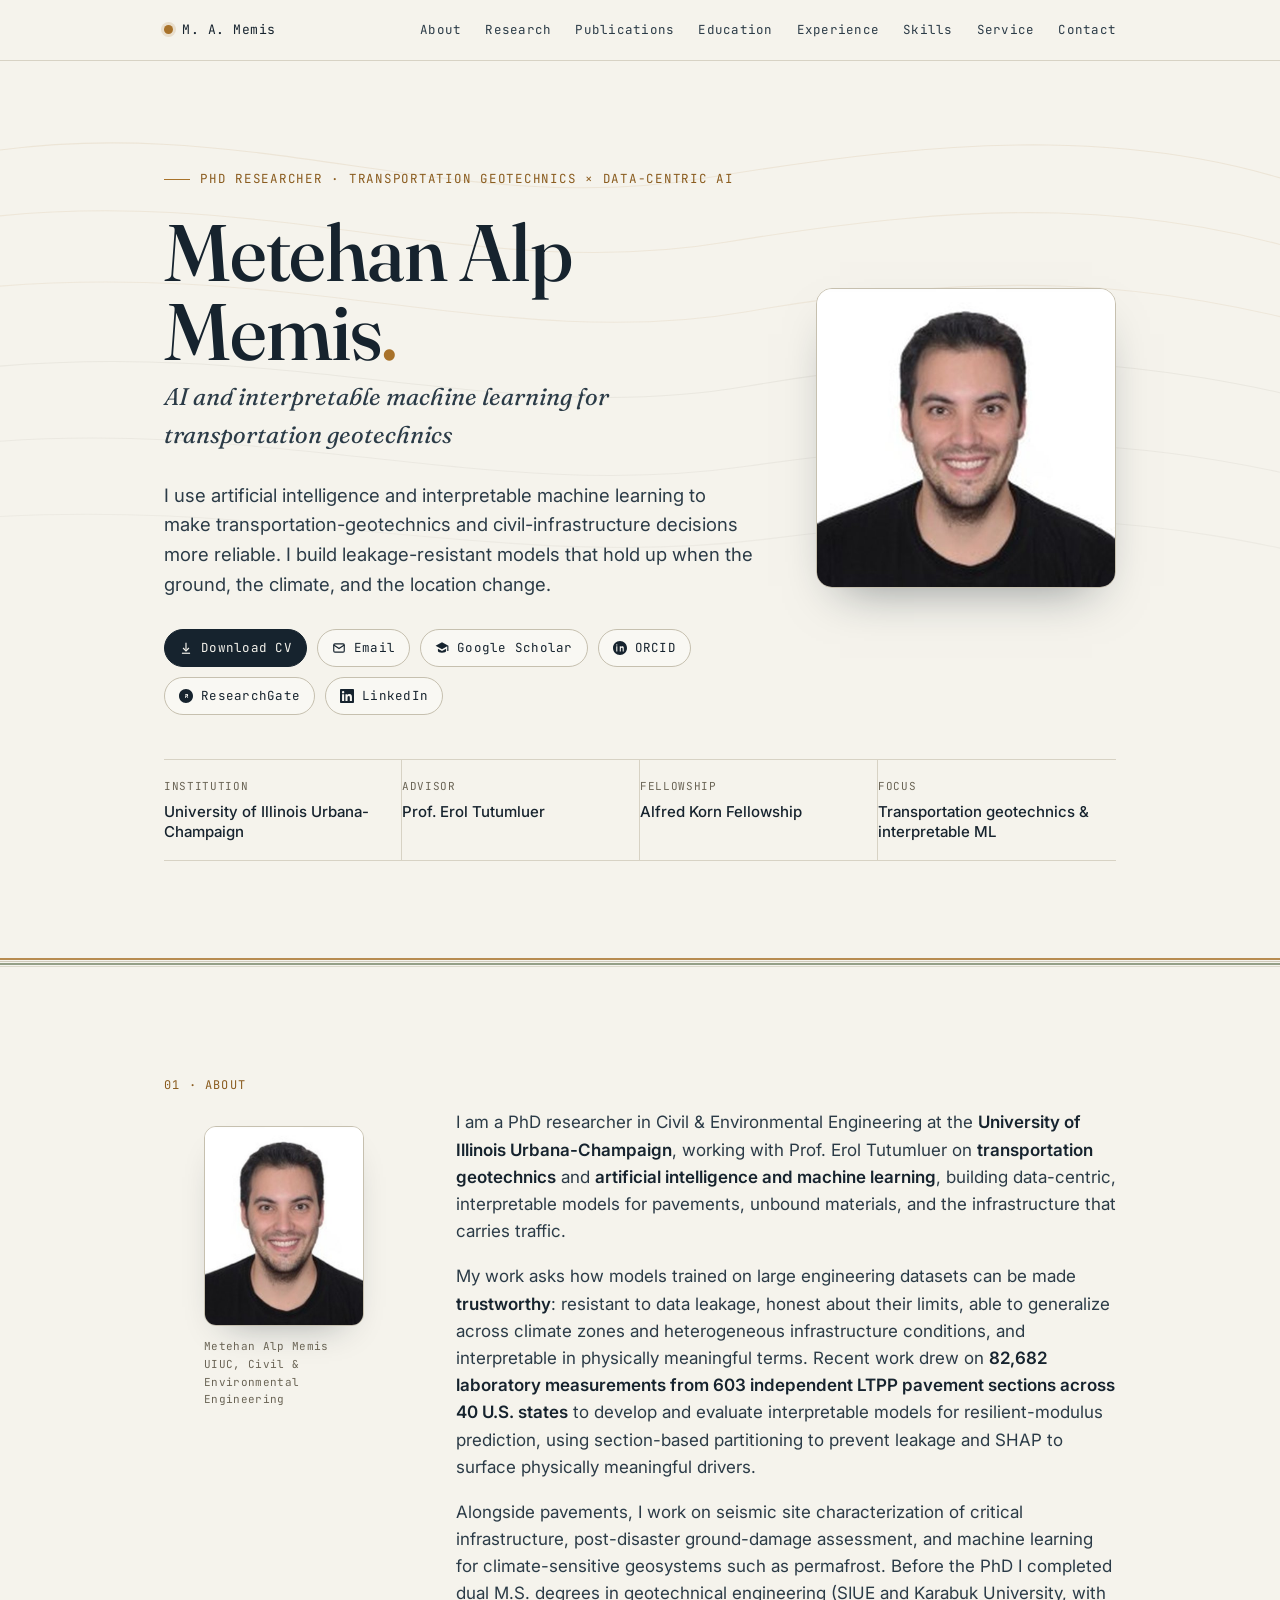
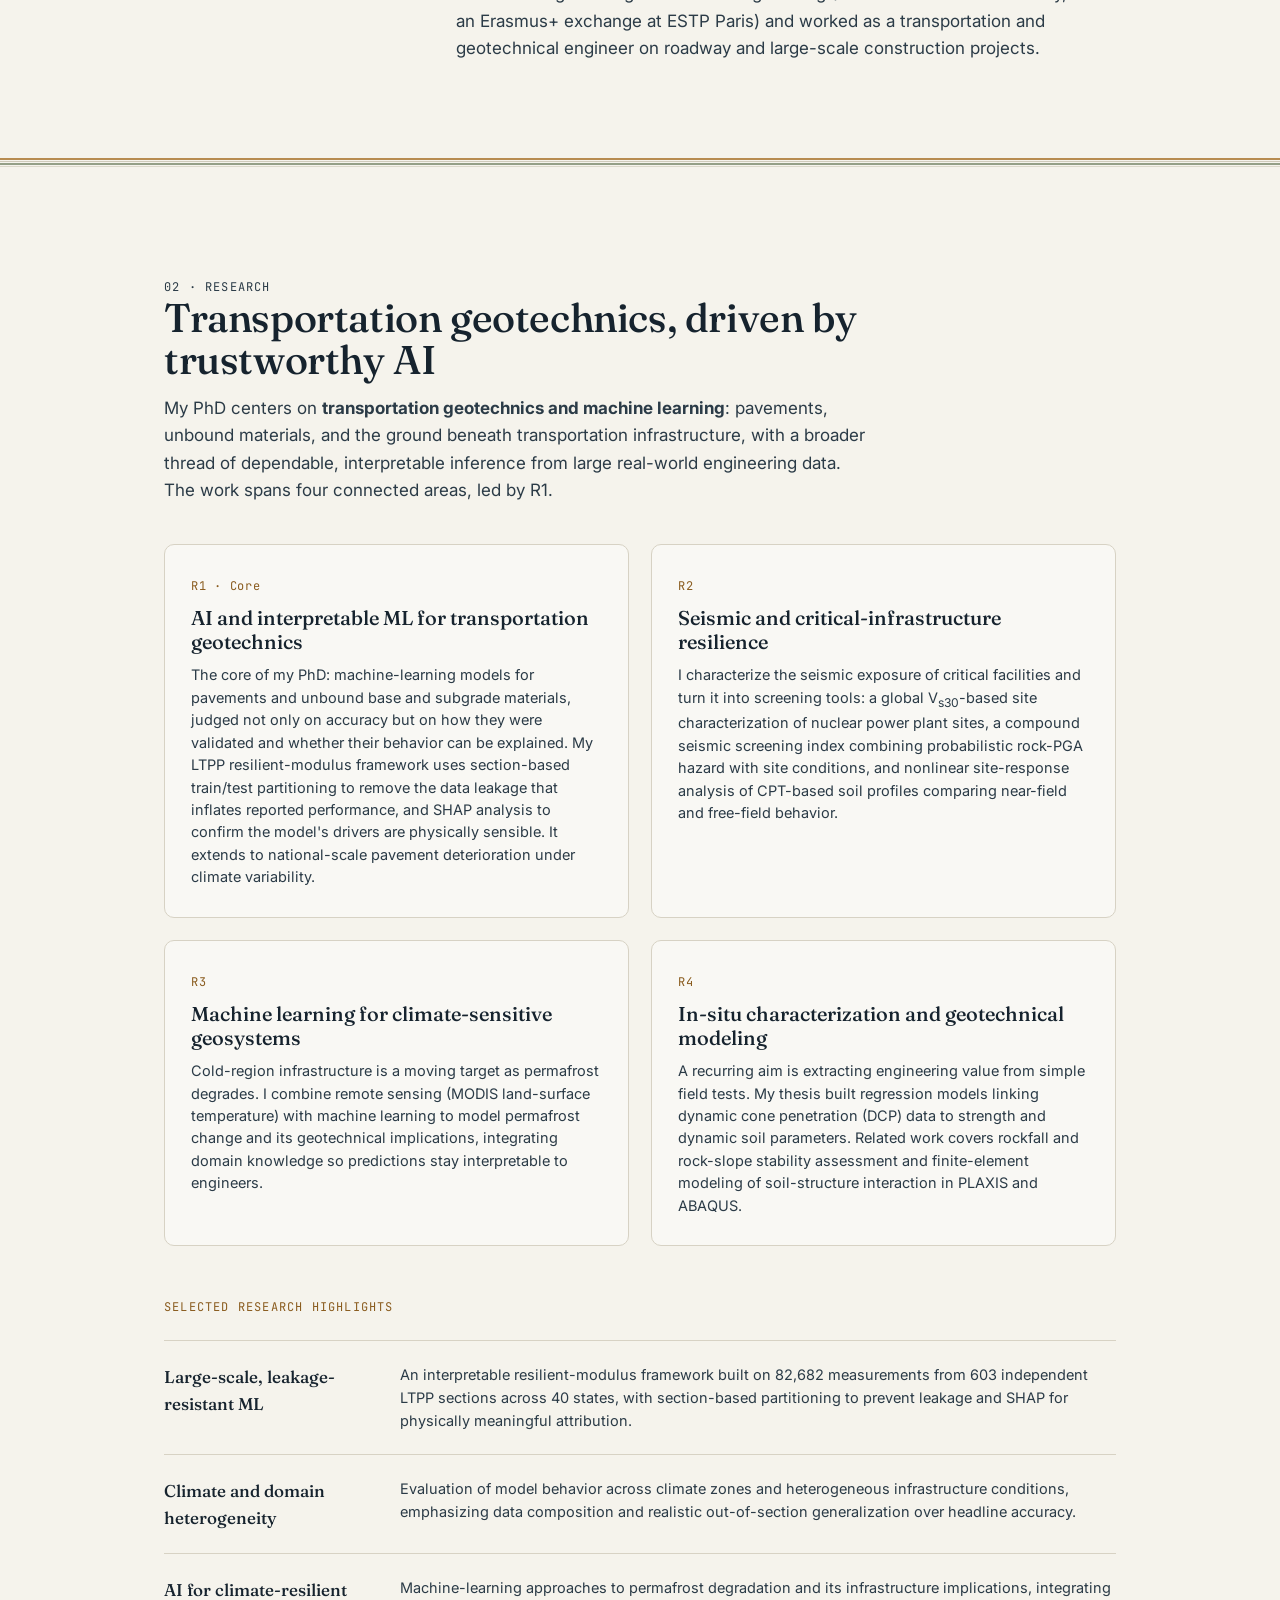
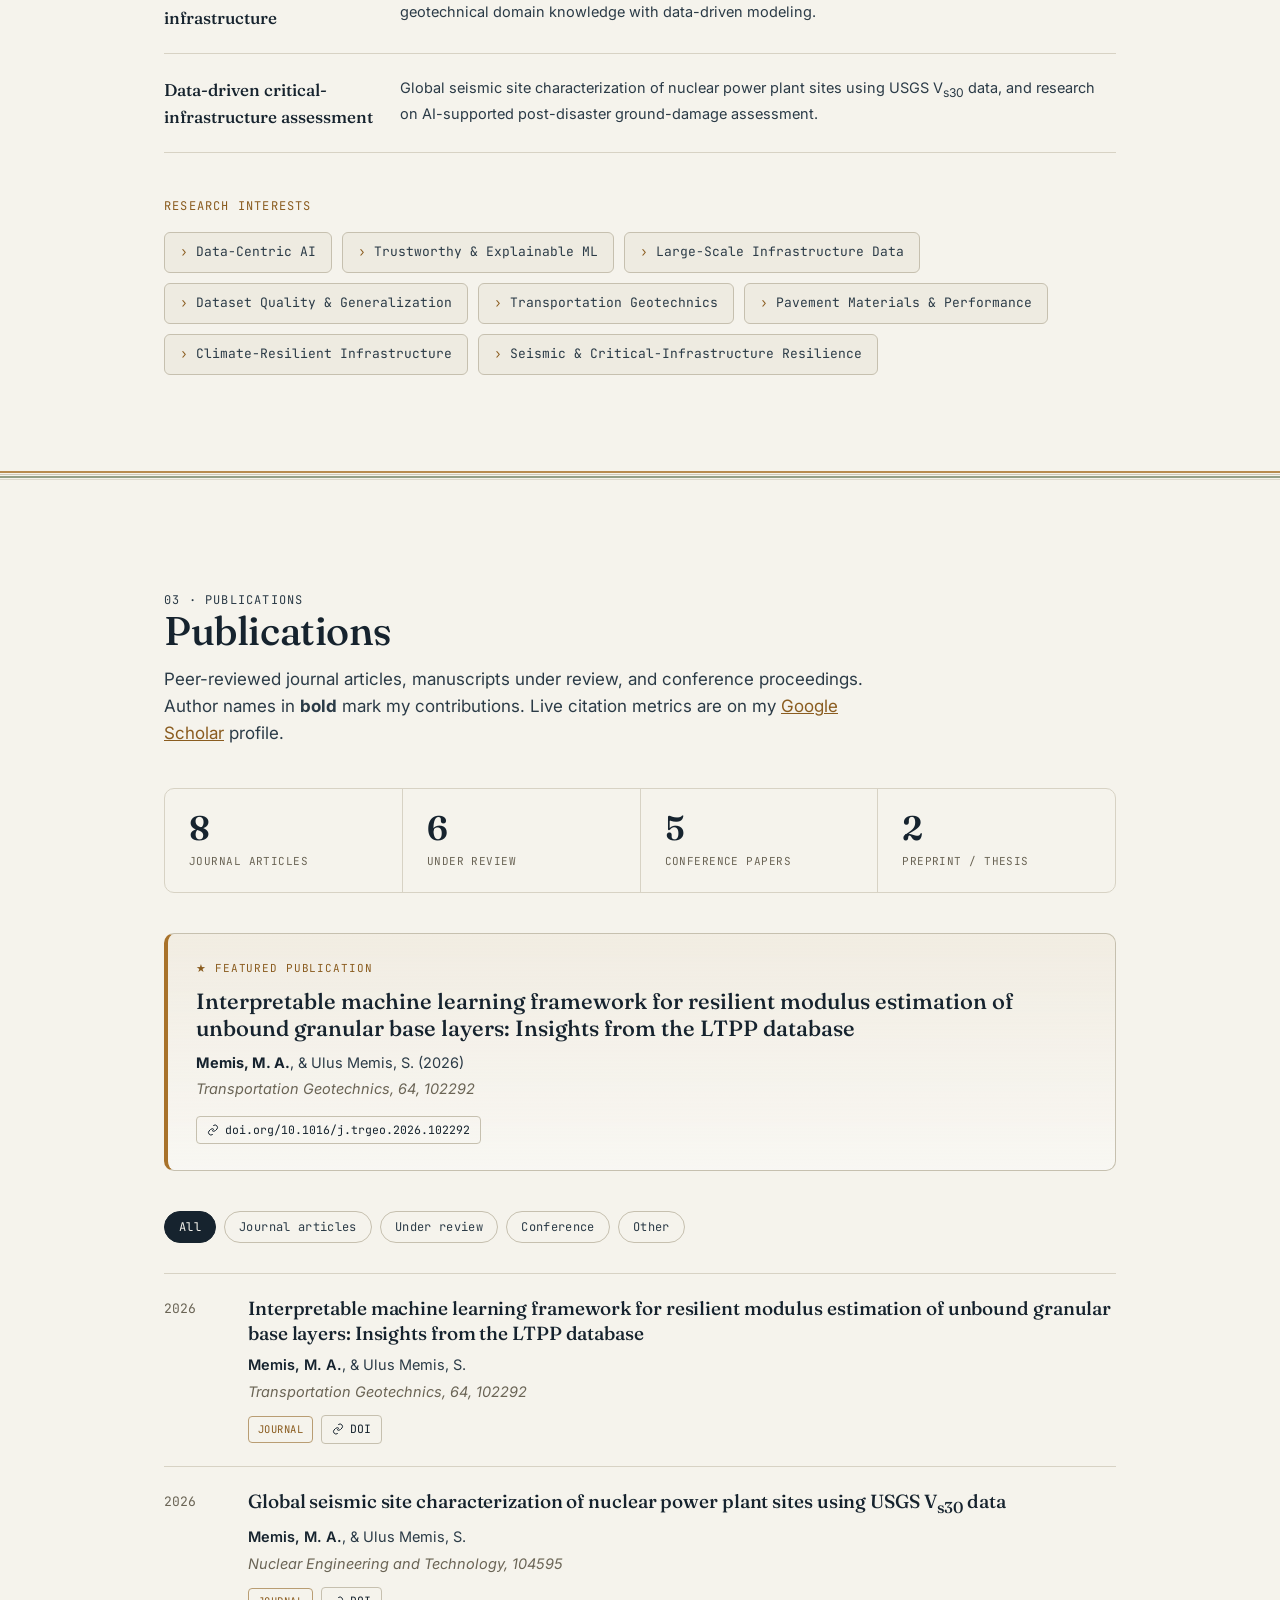
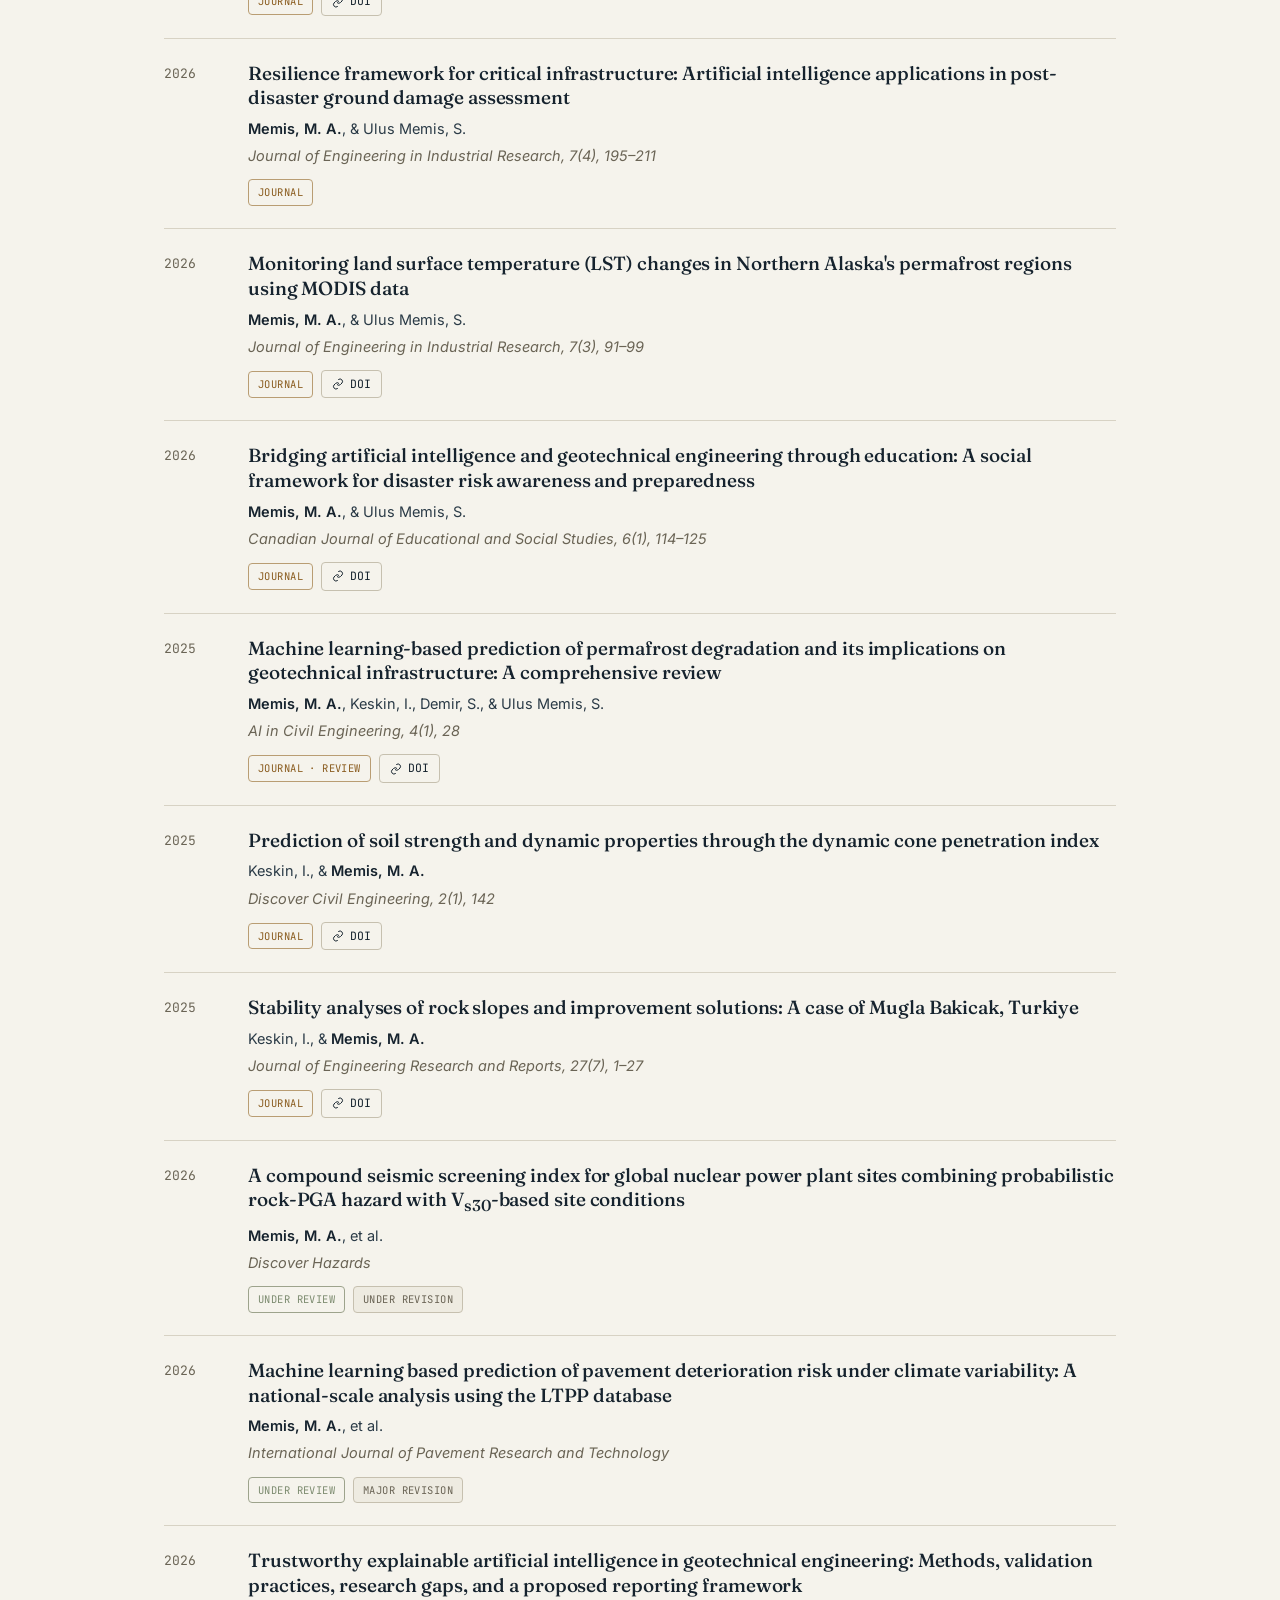
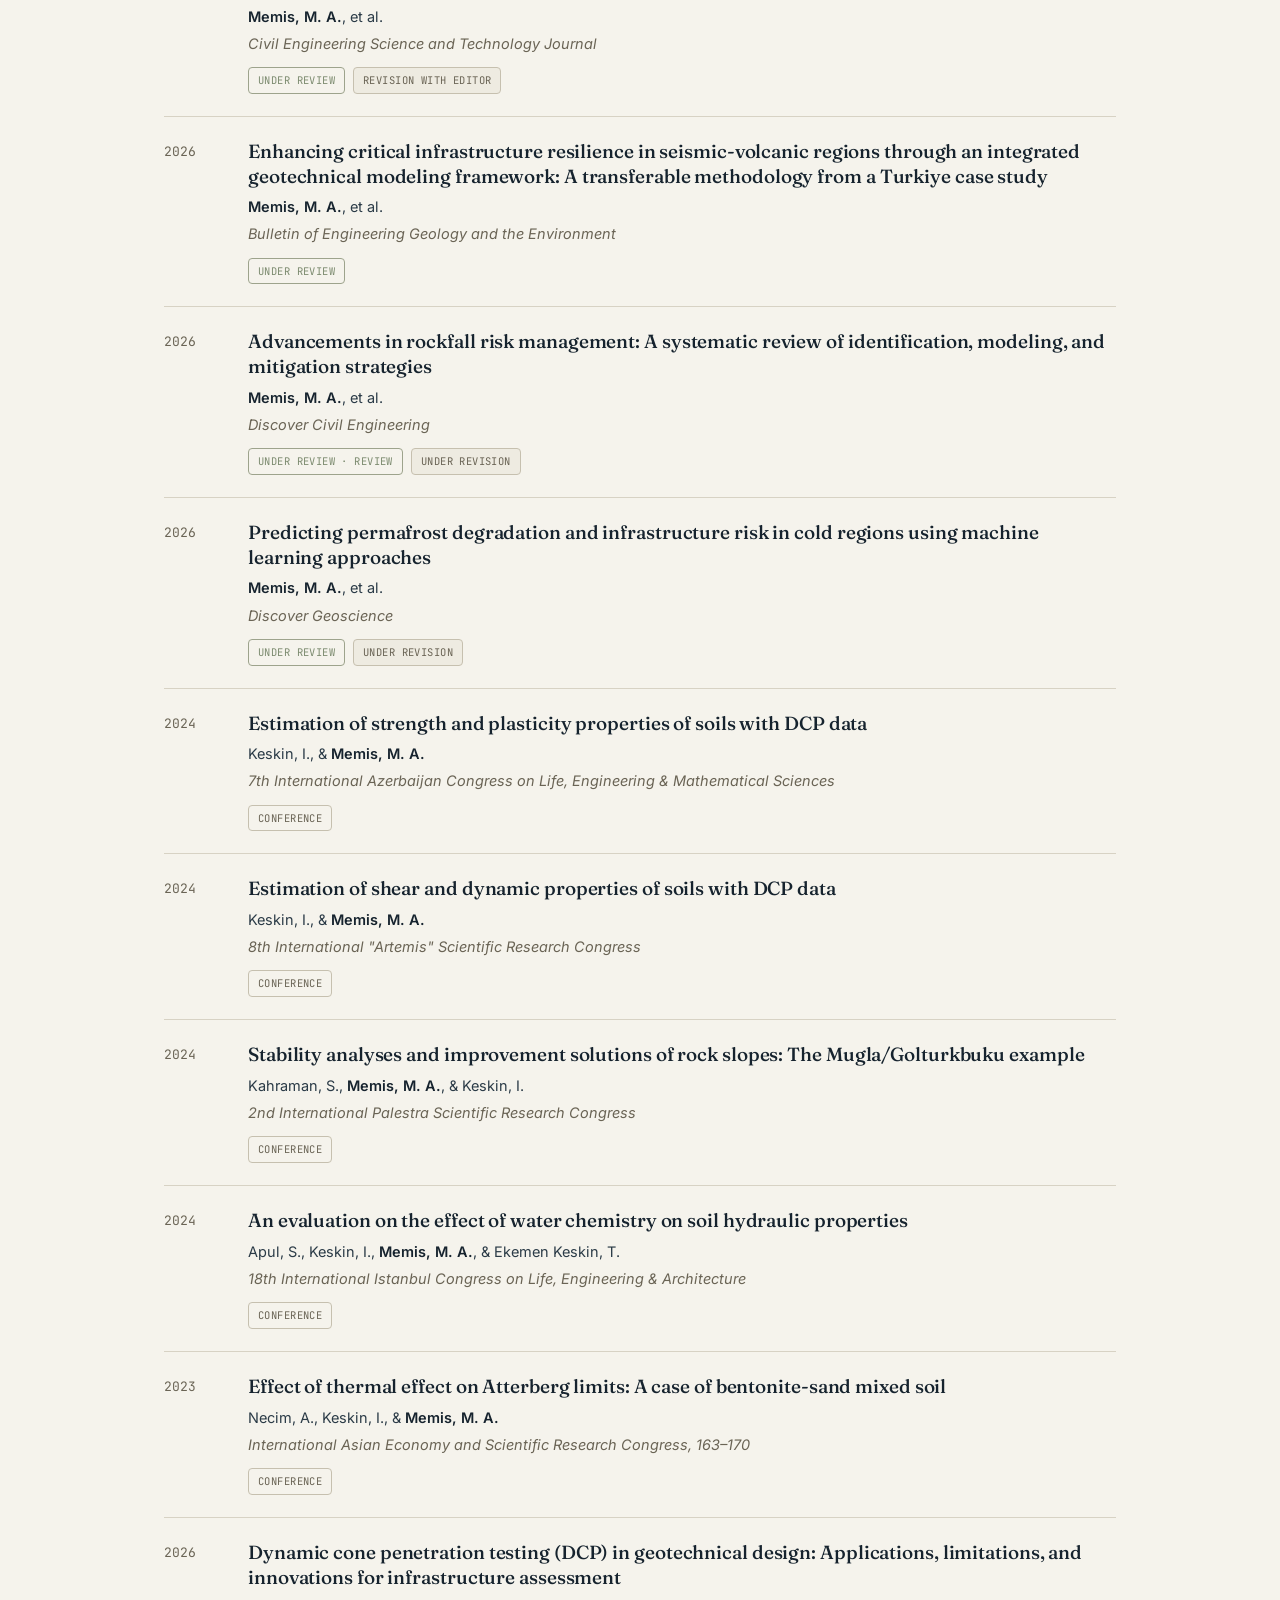
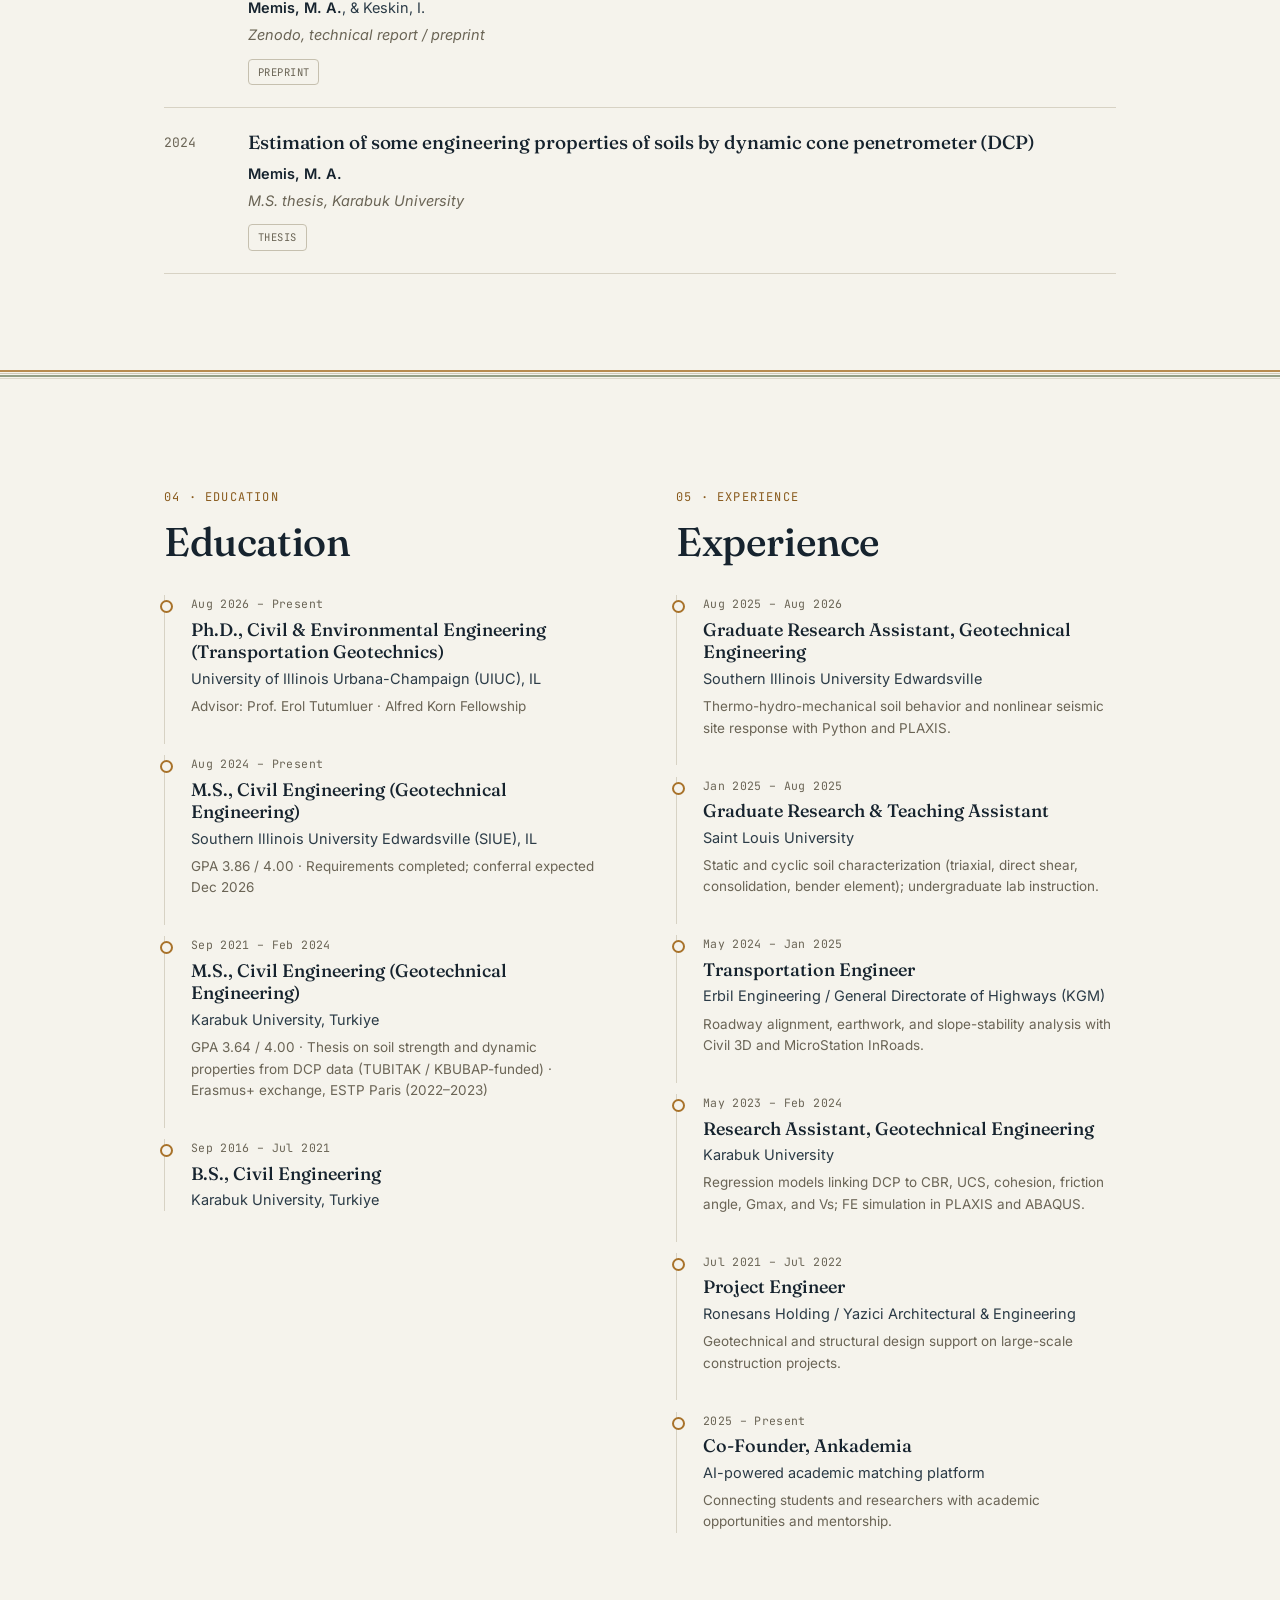
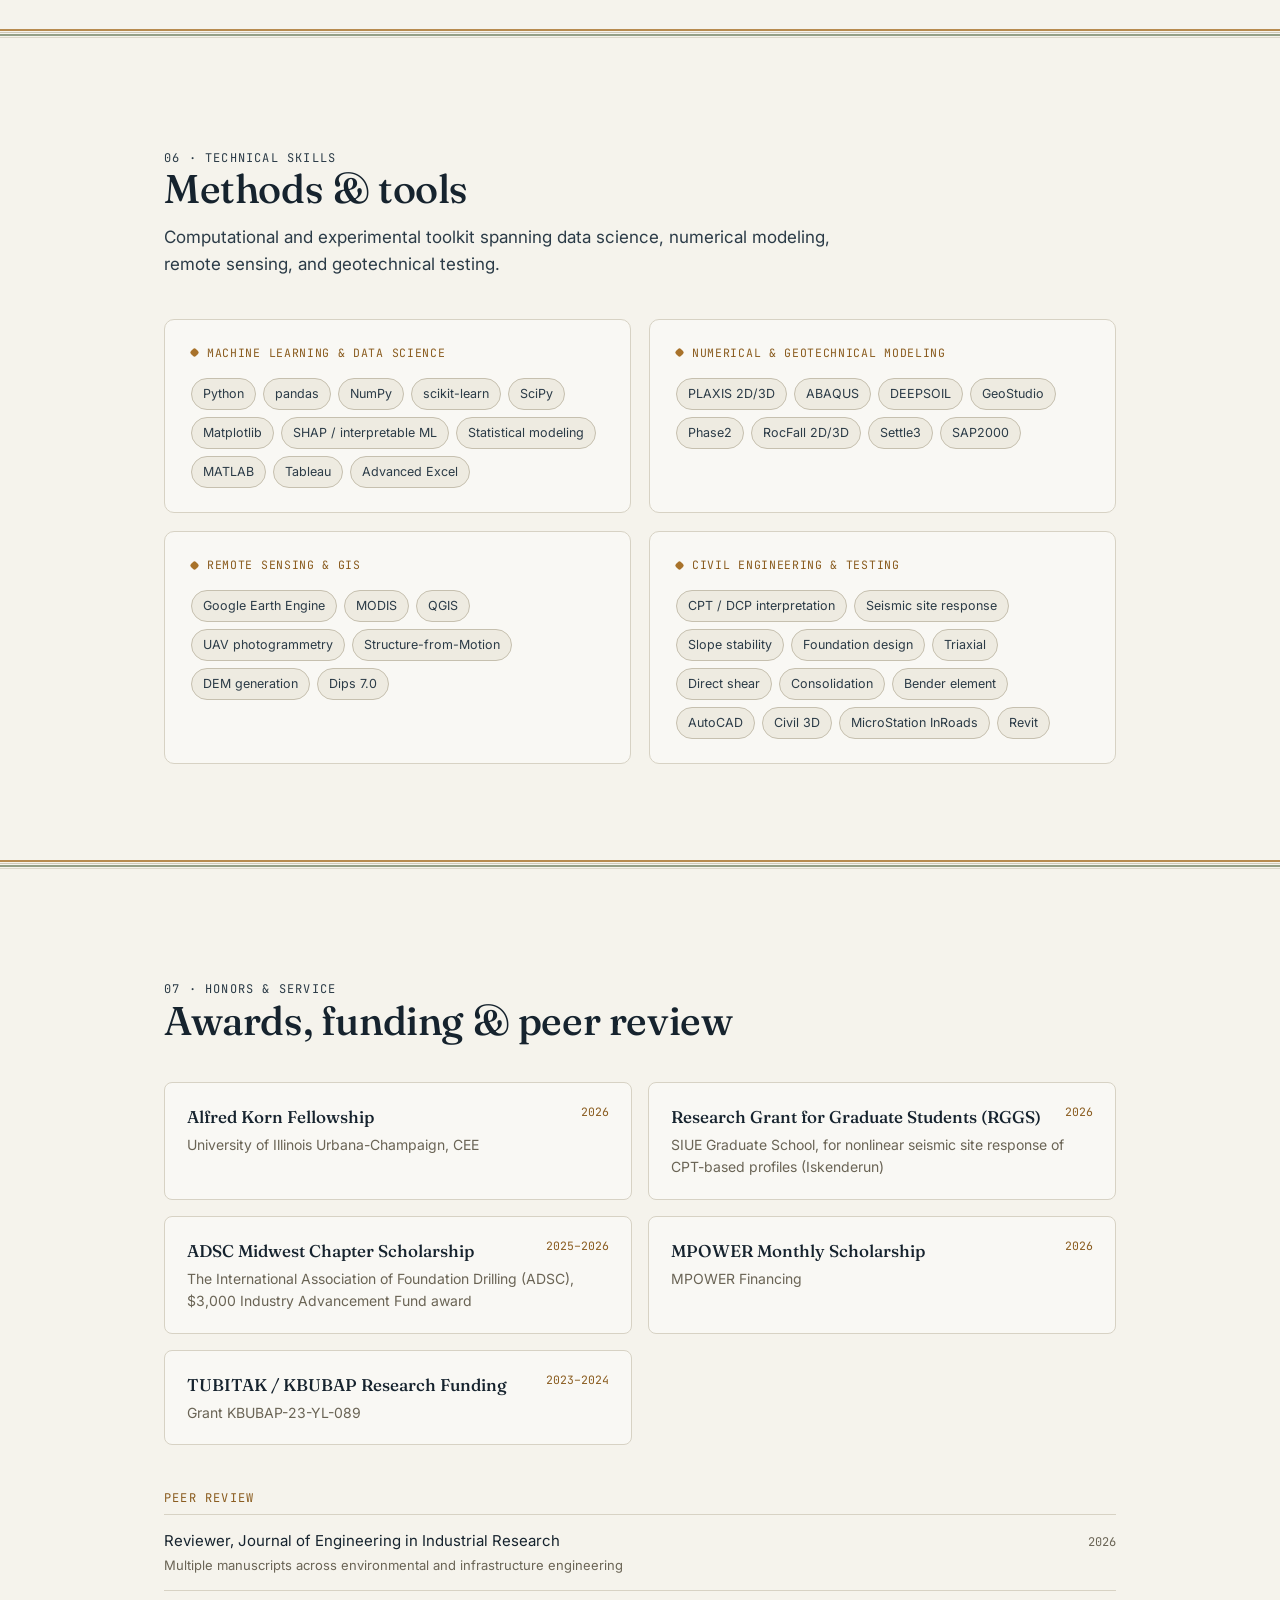
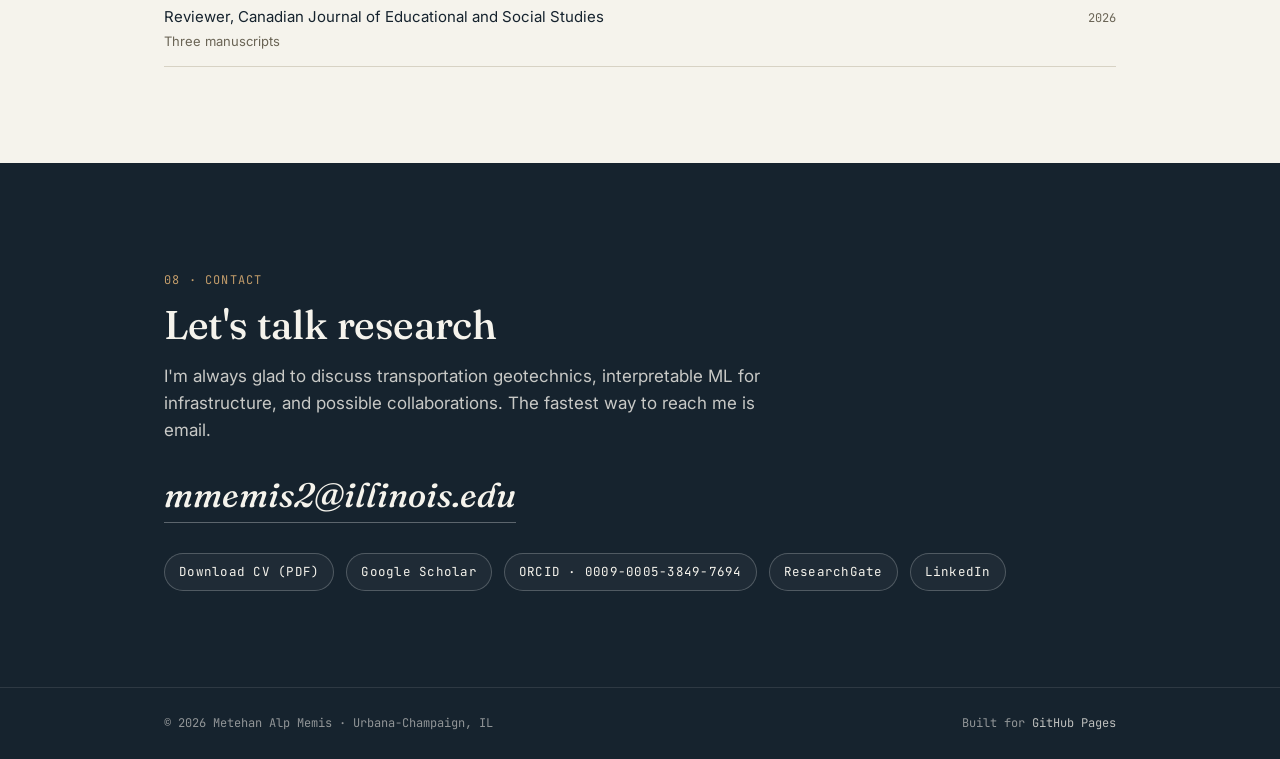
<file: index.html>
<!DOCTYPE html>
<html lang="en">
<head>
<meta charset="UTF-8" />
<meta name="viewport" content="width=device-width, initial-scale=1.0" />
<title>Metehan Alp Memis | Transportation Geotechnics &amp; Data-Centric AI</title>
<meta name="description" content="Metehan Alp Memis, PhD researcher at the University of Illinois Urbana-Champaign working on transportation geotechnics and interpretable, data-centric machine learning for civil infrastructure." />
<meta name="author" content="Metehan Alp Memis" />
<meta property="og:type" content="website" />
<meta property="og:title" content="Metehan Alp Memis | Transportation Geotechnics & Data-Centric AI" />
<meta property="og:description" content="PhD researcher (UIUC): AI and interpretable machine learning for transportation geotechnics and civil infrastructure." />

<link rel="preconnect" href="https://fonts.googleapis.com" />
<link rel="preconnect" href="https://fonts.gstatic.com" crossorigin />
<link href="https://fonts.googleapis.com/css2?family=Fraunces:opsz,wght@9..144,400;9..144,500;9..144,600&family=Inter:wght@400;500;600&family=JetBrains+Mono:wght@400;500&display=swap" rel="stylesheet" />

<style>
  :root {
    --ink:#16232e; --ink-2:#2b3b47; --stone:#6a6455;
    --paper:#f5f3ec; --panel:#eeebe1; --line:#d7d2c4; --line-2:#c6c0af;
    --ochre:#a8722a; --ochre-dk:#8a5c1f; --clay:#7c8b6f;
    --f-display:"Fraunces",Georgia,serif; --f-body:"Inter",system-ui,-apple-system,sans-serif; --f-mono:"JetBrains Mono",ui-monospace,monospace;
    --maxw:1080px; --gutter:clamp(20px,5vw,64px);
  }
  * { box-sizing:border-box; }
  html { scroll-behavior:smooth; }
  @media (prefers-reduced-motion:reduce){ html{scroll-behavior:auto} *{animation:none!important;transition:none!important} }
  body { margin:0; background:var(--paper); color:var(--ink); font-family:var(--f-body); font-size:17px; line-height:1.6; -webkit-font-smoothing:antialiased; text-rendering:optimizeLegibility; }
  a { color:inherit; }
  ::selection { background:rgba(168,114,42,0.22); }
  .wrap { max-width:var(--maxw); margin:0 auto; padding-inline:var(--gutter); }

  .strata { height:10px; width:100%;
    background:
      linear-gradient(var(--ochre),var(--ochre)) 0 0/100% 2px no-repeat,
      linear-gradient(var(--line-2),var(--line-2)) 0 3px/100% 1px no-repeat,
      linear-gradient(var(--clay),var(--clay)) 0 5px/100% 2px no-repeat,
      linear-gradient(var(--line),var(--line)) 0 8px/100% 1px no-repeat;
    opacity:.8; }

  header.nav { position:sticky; top:0; z-index:40; background:color-mix(in srgb,var(--paper) 88%,transparent); backdrop-filter:blur(8px); border-bottom:1px solid var(--line); }
  .nav-inner { display:flex; align-items:center; justify-content:space-between; height:60px; gap:24px; }
  .brand { font-family:var(--f-mono); font-size:13px; letter-spacing:.04em; text-decoration:none; color:var(--ink); display:flex; align-items:center; gap:9px; }
  .brand .dot { width:9px; height:9px; border-radius:50%; background:var(--ochre); box-shadow:0 0 0 3px rgba(168,114,42,0.16); flex:none; }
  .nav-links { display:flex; gap:24px; }
  .nav-links a { font-family:var(--f-mono); font-size:12.5px; letter-spacing:.02em; text-decoration:none; color:var(--ink-2); padding:4px 0; border-bottom:1.5px solid transparent; transition:color .18s,border-color .18s; }
  .nav-links a:hover { color:var(--ochre-dk); border-color:var(--ochre); }
  @media (max-width:900px){ .nav-links{display:none} }

  .hero { position:relative; overflow:hidden; }
  .hero-contours { position:absolute; inset:0; z-index:0; pointer-events:none; opacity:.5; }
  .hero-inner { position:relative; z-index:1; padding-top:clamp(56px,9vw,100px); padding-bottom:clamp(48px,7vw,80px); }
  .hero-top { display:grid; grid-template-columns:1fr 300px; gap:clamp(28px,5vw,60px); align-items:center; }
  @media (max-width:820px){ .hero-top{ grid-template-columns:1fr; } }

  .hero-portrait { margin:0; }
  .hero-portrait img { width:100%; max-width:300px; aspect-ratio:1/1; object-fit:cover; border-radius:16px; border:1px solid var(--line-2); box-shadow:0 22px 48px -24px rgba(22,35,46,.5); display:block; }
  @media (max-width:820px){
    .hero-portrait { order:-1; display:flex; justify-content:flex-start; }
    .hero-portrait img { max-width:132px; border-radius:50%; }
  }

  .kicker { font-family:var(--f-mono); font-size:12.5px; letter-spacing:.06em; text-transform:uppercase; color:var(--ochre-dk); display:inline-flex; align-items:center; gap:10px; margin-bottom:24px; }
  .kicker::before { content:""; width:26px; height:1.5px; background:var(--ochre); }
  h1.name { font-family:var(--f-display); font-weight:500; font-size:clamp(42px,7.4vw,80px); line-height:.98; letter-spacing:-0.015em; margin:0 0 8px; }
  h1.name .dotted { color:var(--ochre); }
  .role { font-family:var(--f-display); font-weight:400; font-style:italic; font-size:clamp(18px,2.6vw,24px); color:var(--ink-2); margin:0 0 26px; }
  .thesis { max-width:56ch; font-size:clamp(16px,1.7vw,18.5px); color:var(--ink-2); margin:0 0 30px; }

  .links { display:flex; flex-wrap:wrap; gap:10px; }
  .chip { display:inline-flex; align-items:center; gap:8px; font-family:var(--f-mono); font-size:12.5px; letter-spacing:.02em; text-decoration:none; color:var(--ink); padding:8px 14px; border:1px solid var(--line-2); border-radius:999px; background:rgba(255,255,255,0.35); transition:border-color .18s,background .18s,transform .18s; cursor:pointer; }
  .chip:hover { border-color:var(--ochre); background:rgba(255,255,255,0.7); transform:translateY(-1px); }
  .chip svg { width:14px; height:14px; flex:none; }
  .chip.solid { background:var(--ink); color:var(--paper); border-color:var(--ink); }
  .chip.solid:hover { background:var(--ochre-dk); border-color:var(--ochre-dk); }

  .glance { margin-top:44px; display:grid; grid-template-columns:repeat(4,1fr); border-top:1px solid var(--line); border-bottom:1px solid var(--line); }
  .glance div { padding:18px 20px 18px 0; border-right:1px solid var(--line); }
  .glance div:last-child { border-right:0; padding-right:0; }
  .glance dt { font-family:var(--f-mono); font-size:11px; letter-spacing:.06em; text-transform:uppercase; color:var(--stone); margin-bottom:6px; }
  .glance dd { margin:0; font-size:15px; line-height:1.35; font-weight:500; }
  @media (max-width:720px){
    .glance{grid-template-columns:1fr 1fr}
    .glance div:nth-child(2){border-right:0;padding-right:0}
    .glance div{border-bottom:1px solid var(--line)}
    .glance div:nth-last-child(-n+2){border-bottom:0}
  }

  section { padding-block:clamp(56px,8vw,96px); }
  .sec-label { font-family:var(--f-mono); font-size:12px; letter-spacing:.1em; text-transform:uppercase; color:var(--ochre-dk); margin-bottom:14px; }
  h2.sec-title { font-family:var(--f-display); font-weight:500; font-size:clamp(28px,4.4vw,40px); line-height:1.05; letter-spacing:-0.01em; margin:0 0 8px; }
  .sec-head { margin-bottom:40px; max-width:64ch; }
  .sec-head p { color:var(--ink-2); margin:14px 0 0; }

  .about-grid { display:grid; grid-template-columns:240px 1fr; gap:clamp(28px,5vw,52px); align-items:start; }
  @media (max-width:760px){ .about-grid{ grid-template-columns:1fr; } }
  .about-photo img { width:100%; max-width:240px; aspect-ratio:4/5; object-fit:cover; border-radius:12px; border:1px solid var(--line-2); box-shadow:0 16px 36px -22px rgba(22,35,46,.45); display:block; }
  .about-photo figcaption { font-family:var(--f-mono); font-size:11px; letter-spacing:.03em; color:var(--stone); margin-top:12px; }
  @media (max-width:760px){ .about-photo img{ max-width:180px; } }
  .prose p { max-width:66ch; color:var(--ink-2); margin:0 0 18px; }
  .prose p:last-child { margin-bottom:0; }
  .prose p strong { color:var(--ink); font-weight:600; }

  .thrusts { display:grid; grid-template-columns:1fr 1fr; gap:22px; margin-bottom:52px; }
  @media (max-width:780px){ .thrusts{ grid-template-columns:1fr; } }
  .thrust { border:1px solid var(--line); border-radius:10px; padding:26px 26px 28px; background:rgba(255,255,255,0.4); }
  .thrust .rid { font-family:var(--f-mono); font-size:12px; color:var(--ochre-dk); letter-spacing:.06em; }
  .thrust h3 { font-family:var(--f-display); font-weight:500; font-size:20px; line-height:1.2; margin:8px 0 10px; }
  .thrust p { margin:0; font-size:14.5px; color:var(--ink-2); line-height:1.55; }

  .highlights { border-top:1px solid var(--line); }
  .hl { display:grid; grid-template-columns:210px 1fr; gap:26px; padding:22px 0; border-bottom:1px solid var(--line); }
  .hl h4 { font-family:var(--f-display); font-weight:500; font-size:17px; margin:0; color:var(--ink); }
  .hl p { margin:0; font-size:14.5px; color:var(--ink-2); }
  @media (max-width:680px){ .hl{ grid-template-columns:1fr; gap:8px; } }

  .interests { display:flex; flex-wrap:wrap; gap:10px; }
  .interest { font-family:var(--f-mono); font-size:13px; padding:9px 15px; border:1px solid var(--line-2); background:var(--panel); border-radius:6px; color:var(--ink-2); }
  .interest span { color:var(--ochre-dk); margin-right:8px; }

  .pubstats { display:flex; flex-wrap:wrap; border:1px solid var(--line); border-radius:10px; overflow:hidden; margin-bottom:40px; }
  .pubstat { flex:1 1 0; min-width:130px; padding:22px 24px; border-right:1px solid var(--line); }
  .pubstat:last-child { border-right:0; }
  .pubstat .n { font-family:var(--f-display); font-weight:600; font-size:34px; line-height:1; color:var(--ink); }
  .pubstat .l { font-family:var(--f-mono); font-size:11px; letter-spacing:.04em; text-transform:uppercase; color:var(--stone); margin-top:8px; }
  @media (max-width:640px){ .pubstat{ flex-basis:50%; border-bottom:1px solid var(--line); } .pubstat:nth-child(2){border-right:0} }

  .featured { border:1px solid var(--line-2); border-left:4px solid var(--ochre); border-radius:10px; padding:26px 28px; margin-bottom:40px; background:linear-gradient(180deg,rgba(168,114,42,0.05),rgba(255,255,255,0.35)); }
  .featured .flag { font-family:var(--f-mono); font-size:11px; letter-spacing:.08em; text-transform:uppercase; color:var(--ochre-dk); margin-bottom:10px; display:flex; align-items:center; gap:8px; }
  .featured .flag::before { content:"\2605"; }
  .featured h3 { font-family:var(--f-display); font-weight:500; font-size:22px; line-height:1.25; margin:0 0 8px; }
  .featured .fa { font-size:14.5px; color:var(--ink-2); margin:0 0 3px; } .featured .fa b { color:var(--ink); }
  .featured .fv { font-size:14.5px; color:var(--stone); font-style:italic; margin:0 0 16px; }

  .filters { display:flex; flex-wrap:wrap; gap:8px; margin-bottom:30px; }
  .filter-btn { font-family:var(--f-mono); font-size:12px; letter-spacing:.03em; padding:7px 14px; border-radius:999px; cursor:pointer; border:1px solid var(--line-2); background:transparent; color:var(--ink-2); transition:all .16s; }
  .filter-btn:hover { border-color:var(--ochre); color:var(--ochre-dk); }
  .filter-btn[aria-pressed="true"] { background:var(--ink); color:var(--paper); border-color:var(--ink); }

  ol.pubs { list-style:none; margin:0; padding:0; }
  .pub { display:grid; grid-template-columns:62px 1fr; gap:22px; padding:22px 0; border-top:1px solid var(--line); }
  .pub:last-child { border-bottom:1px solid var(--line); }
  .pub-year { font-family:var(--f-mono); font-size:13px; color:var(--stone); padding-top:3px; }
  .pub-body { min-width:0; }
  .pub-title { font-family:var(--f-display); font-weight:500; font-size:19px; line-height:1.3; margin:0 0 7px; letter-spacing:-0.005em; }
  .pub-authors { font-size:14.5px; color:var(--ink-2); margin:0 0 4px; }
  .pub-authors b { color:var(--ink); font-weight:600; }
  .pub-venue { font-size:14.5px; color:var(--stone); font-style:italic; margin:0 0 12px; }
  .pub-meta { display:flex; flex-wrap:wrap; gap:8px; align-items:center; }
  .tag { font-family:var(--f-mono); font-size:10.5px; letter-spacing:.04em; text-transform:uppercase; padding:4px 9px; border-radius:4px; border:1px solid var(--line-2); color:var(--stone); }
  .tag.j { color:var(--ochre-dk); border-color:color-mix(in srgb,var(--ochre) 45%,var(--line-2)); }
  .tag.r { color:var(--clay); border-color:color-mix(in srgb,var(--clay) 55%,var(--line-2)); }
  .tag.status { background:var(--panel); }
  .doi { font-family:var(--f-mono); font-size:11.5px; text-decoration:none; color:var(--ink); display:inline-flex; align-items:center; gap:6px; padding:4px 10px; border-radius:4px; border:1px solid var(--line-2); transition:border-color .16s,color .16s; }
  .doi:hover { border-color:var(--ochre); color:var(--ochre-dk); }
  .doi svg { width:12px; height:12px; }
  @media (max-width:600px){ .pub{ grid-template-columns:1fr; gap:8px; } .pub-year{ padding-top:0; } }

  .cols { display:grid; grid-template-columns:1fr 1fr; gap:clamp(40px,6vw,72px); }
  @media (max-width:820px){ .cols{ grid-template-columns:1fr; gap:56px; } }
  .tl-item { position:relative; padding:0 0 26px 26px; border-left:1px solid var(--line); }
  .tl-item:last-child { padding-bottom:0; }
  .tl-item::before { content:""; position:absolute; left:-5px; top:5px; width:9px; height:9px; border-radius:50%; background:var(--paper); border:2px solid var(--ochre); }
  .tl-when { font-family:var(--f-mono); font-size:11.5px; letter-spacing:.03em; color:var(--stone); margin-bottom:5px; }
  .tl-what { font-family:var(--f-display); font-weight:500; font-size:18px; line-height:1.25; margin:0 0 3px; }
  .tl-where { font-size:14.5px; color:var(--ink-2); margin:0 0 6px; }
  .tl-note { font-size:13.5px; color:var(--stone); margin:0; }

  .skills { display:grid; grid-template-columns:1fr 1fr; gap:18px; }
  @media (max-width:780px){ .skills{ grid-template-columns:1fr; } }
  .skill { border:1px solid var(--line); border-radius:10px; padding:24px 26px; background:rgba(255,255,255,0.4); }
  .skill .sk-h { font-family:var(--f-mono); font-size:11.5px; letter-spacing:.06em; text-transform:uppercase; color:var(--ochre-dk); margin-bottom:16px; display:flex; align-items:center; gap:9px; }
  .skill .sk-h::before { content:""; width:7px; height:7px; background:var(--ochre); border-radius:2px; transform:rotate(45deg); }
  .pills { display:flex; flex-wrap:wrap; gap:7px; }
  .pill { font-size:12.5px; padding:5px 11px; border:1px solid var(--line-2); border-radius:999px; color:var(--ink-2); background:var(--panel); }

  .cards { display:grid; grid-template-columns:1fr 1fr; gap:16px; }
  @media (max-width:720px){ .cards{ grid-template-columns:1fr; } }
  .card { border:1px solid var(--line); border-radius:8px; padding:20px 22px; background:rgba(255,255,255,0.4); }
  .card h3 { font-family:var(--f-display); font-weight:500; font-size:17px; margin:0 0 4px; }
  .card p { margin:0; font-size:14px; color:var(--stone); }
  .card .yr { font-family:var(--f-mono); font-size:11.5px; color:var(--ochre-dk); float:right; }

  ul.plain { list-style:none; margin:0; padding:0; }
  ul.plain li { padding:14px 0; border-top:1px solid var(--line); display:flex; justify-content:space-between; gap:16px; align-items:baseline; }
  ul.plain li:last-child { border-bottom:1px solid var(--line); }
  ul.plain .li-main { font-size:15px; }
  ul.plain .li-sub { display:block; font-size:13px; color:var(--stone); margin-top:2px; }
  ul.plain .li-yr { font-family:var(--f-mono); font-size:12px; color:var(--stone); white-space:nowrap; }

  .contact { background:var(--ink); color:var(--paper); }
  .contact .sec-label { color:color-mix(in srgb,var(--ochre) 70%,#fff); }
  .contact h2.sec-title { color:var(--paper); }
  .contact p { color:color-mix(in srgb,var(--paper) 80%,transparent); max-width:58ch; }
  .contact-links { display:flex; flex-wrap:wrap; gap:12px; margin-top:30px; }
  .contact .chip { color:var(--paper); border-color:rgba(255,255,255,0.22); background:rgba(255,255,255,0.04); }
  .contact .chip:hover { border-color:var(--ochre); background:rgba(255,255,255,0.1); }
  .mail { font-family:var(--f-display); font-weight:500; font-style:italic; font-size:clamp(22px,3.6vw,34px); color:var(--paper); text-decoration:none; border-bottom:1px solid rgba(255,255,255,0.3); transition:border-color .2s; display:inline-block; margin-top:6px; }
  .mail:hover { border-color:var(--ochre); }

  footer { background:var(--ink); border-top:1px solid rgba(255,255,255,0.1); color:color-mix(in srgb,var(--paper) 55%,transparent); font-family:var(--f-mono); font-size:12px; }
  .foot-inner { display:flex; justify-content:space-between; flex-wrap:wrap; gap:12px; padding-block:26px; }
  footer a { color:color-mix(in srgb,var(--paper) 75%,transparent); text-decoration:none; }
  footer a:hover { color:var(--ochre); }

  :focus-visible { outline:2px solid var(--ochre); outline-offset:3px; border-radius:3px; }
</style>
</head>
<body>

<header class="nav">
  <div class="wrap nav-inner">
    <a class="brand" href="#top"><span class="dot"></span>M. A. Memis</a>
    <nav class="nav-links" aria-label="Section navigation">
      <a href="#about">About</a>
      <a href="#research">Research</a>
      <a href="#publications">Publications</a>
      <a href="#education">Education</a>
      <a href="#experience">Experience</a>
      <a href="#skills">Skills</a>
      <a href="#service">Service</a>
      <a href="#contact">Contact</a>
    </nav>
  </div>
</header>

<!-- HERO -->
<div class="hero" id="top">
  <svg class="hero-contours" viewBox="0 0 1200 520" preserveAspectRatio="xMidYMid slice" aria-hidden="true">
    <g fill="none" stroke="#a8722a" stroke-width="1">
      <path d="M-40 90 C 220 40, 420 150, 660 110 S 1080 60, 1260 130" opacity="0.22"/>
      <path d="M-40 150 C 240 110, 440 210, 680 170 S 1080 130, 1260 190" opacity="0.20"/>
      <path d="M-40 215 C 260 180, 470 275, 700 235 S 1080 205, 1260 255" opacity="0.18"/>
    </g>
    <g fill="none" stroke="#6a6455" stroke-width="1">
      <path d="M-40 290 C 260 255, 470 345, 700 305 S 1080 280, 1260 325" opacity="0.16"/>
      <path d="M-40 360 C 240 330, 460 415, 700 380 S 1090 355, 1260 400" opacity="0.14"/>
      <path d="M-40 430 C 240 405, 470 480, 720 448 S 1090 430, 1260 470" opacity="0.12"/>
    </g>
  </svg>

  <div class="wrap hero-inner">
    <div class="hero-top">
      <div class="hero-text">
        <span class="kicker">PhD Researcher &middot; Transportation Geotechnics &times; Data-Centric AI</span>
        <h1 class="name">Metehan Alp<br>Memis<span class="dotted">.</span></h1>
        <p class="role">AI and interpretable machine learning for transportation geotechnics</p>
        <p class="thesis">
          I use artificial intelligence and interpretable machine learning to make
          transportation-geotechnics and civil-infrastructure decisions more reliable.
          I build leakage-resistant models that hold up when the ground, the climate,
          and the location change.
        </p>
        <div class="links">
          <a class="chip solid" href="Metehan_Alp_Memis_CV.pdf" target="_blank" rel="noopener">
            <svg viewBox="0 0 24 24" fill="none" stroke="currentColor" stroke-width="2"><path d="M12 3v12"/><path d="m7 12 5 5 5-5"/><path d="M5 21h14"/></svg>
            Download CV
          </a>
          <a class="chip" href="mailto:mmemis2@illinois.edu">
            <svg viewBox="0 0 24 24" fill="none" stroke="currentColor" stroke-width="2"><rect x="3" y="5" width="18" height="14" rx="2"/><path d="m3 7 9 6 9-6"/></svg>
            Email
          </a>
          <a class="chip" href="https://scholar.google.com/citations?user=kkfv-ygAAAAJ&hl=en" target="_blank" rel="noopener">
            <svg viewBox="0 0 24 24" fill="currentColor"><path d="M12 2 1 8l11 6 9-4.9V17h2V8L12 2zM5 13.2V17c0 1.7 3.1 3 7 3s7-1.3 7-3v-3.8l-7 3.8-7-3.8z"/></svg>
            Google Scholar
          </a>
          <a class="chip" href="https://orcid.org/0009-0005-3849-7694" target="_blank" rel="noopener">
            <svg viewBox="0 0 24 24" fill="currentColor"><path d="M12 0C5.4 0 0 5.4 0 12s5.4 12 12 12 12-5.4 12-12S18.6 0 12 0zM7.4 18H5.6V8.9h1.8V18zM6.5 7.7a1.05 1.05 0 1 1 0-2.1 1.05 1.05 0 0 1 0 2.1zM18.4 18h-1.8v-4.4c0-2.7-3.2-2.5-3.2 0V18h-1.8V8.9h1.8v1c.8-1.5 5-1.6 5 1.4V18z"/></svg>
            ORCID
          </a>
          <a class="chip" href="https://www.researchgate.net/profile/Metehan-Memis-2" target="_blank" rel="noopener">
            <svg viewBox="0 0 24 24" fill="currentColor"><path d="M12 0C5.37 0 0 5.37 0 12s5.37 12 12 12 12-5.37 12-12S18.63 0 12 0zm3.2 15.6c-.3 0-.55-.13-.78-.5l-1.5-2.35h-.9V15c0 .35-.2.55-.55.55h-.2c-.35 0-.55-.2-.55-.55V9c0-.35.2-.55.55-.55h1.9c1.55 0 2.5.9 2.5 2.25 0 1-.5 1.7-1.35 2.05l1.35 2.05c.2.3.05.8-.42.8zm-2.83-3.9c.75 0 1.2-.42 1.2-1.05 0-.6-.45-1-1.2-1h-1v2.05h1z"/></svg>
            ResearchGate
          </a>
          <a class="chip" href="https://www.linkedin.com/in/metehanalpmemis" target="_blank" rel="noopener">
            <svg viewBox="0 0 24 24" fill="currentColor"><path d="M20.45 20.45h-3.55v-5.57c0-1.33-.02-3.04-1.85-3.04-1.85 0-2.14 1.45-2.14 2.94v5.67H9.36V9h3.41v1.56h.05c.47-.9 1.63-1.85 3.36-1.85 3.6 0 4.27 2.37 4.27 5.45v6.29zM5.34 7.43a2.06 2.06 0 1 1 0-4.12 2.06 2.06 0 0 1 0 4.12zM7.12 20.45H3.55V9h3.57v11.45zM22.22 0H1.77C.79 0 0 .77 0 1.73v20.54C0 23.23.79 24 1.77 24h20.45c.98 0 1.78-.77 1.78-1.73V1.73C24 .77 23.2 0 22.22 0z"/></svg>
            LinkedIn
          </a>
        </div>
      </div>
      <figure class="hero-portrait">
        <img src="[data-uri]" alt="Portrait of Metehan Alp Memis" />
      </figure>
    </div>

    <dl class="glance">
      <div><dt>Institution</dt><dd>University of Illinois Urbana-Champaign</dd></div>
      <div><dt>Advisor</dt><dd>Prof. Erol Tutumluer</dd></div>
      <div><dt>Fellowship</dt><dd>Alfred Korn Fellowship</dd></div>
      <div><dt>Focus</dt><dd>Transportation geotechnics &amp; interpretable ML</dd></div>
    </dl>
  </div>
</div>
<div class="strata" aria-hidden="true"></div>

<!-- ABOUT -->
<section id="about">
  <div class="wrap">
    <p class="sec-label">01 &middot; About</p>
    <div class="about-grid">
      <figure class="about-photo">
        <img src="[data-uri]" alt="Metehan Alp Memis" />
        <figcaption>Metehan Alp Memis<br>UIUC, Civil &amp; Environmental Engineering</figcaption>
      </figure>
      <div class="prose">
        <p>
          I am a PhD researcher in Civil &amp; Environmental Engineering at the
          <strong>University of Illinois Urbana-Champaign</strong>, working with
          Prof. Erol Tutumluer on <strong>transportation geotechnics</strong> and
          <strong>artificial intelligence and machine learning</strong>, building
          data-centric, interpretable models for pavements, unbound materials, and the
          infrastructure that carries traffic.
        </p>
        <p>
          My work asks how models trained on large engineering datasets can be made
          <strong>trustworthy</strong>: resistant to data leakage, honest about their limits,
          able to generalize across climate zones and heterogeneous infrastructure conditions,
          and interpretable in physically meaningful terms. Recent work drew on
          <strong>82,682 laboratory measurements from 603 independent LTPP pavement sections
          across 40 U.S. states</strong> to develop and evaluate interpretable models for
          resilient-modulus prediction, using section-based partitioning to prevent leakage
          and SHAP to surface physically meaningful drivers.
        </p>
        <p>
          Alongside pavements, I work on seismic site characterization of critical
          infrastructure, post-disaster ground-damage assessment, and machine learning for
          climate-sensitive geosystems such as permafrost. Before the PhD I completed dual
          M.S. degrees in geotechnical engineering (SIUE and Karabuk University, with an
          Erasmus+ exchange at ESTP Paris) and worked as a transportation and geotechnical
          engineer on roadway and large-scale construction projects.
        </p>
      </div>
    </div>
  </div>
</section>
<div class="strata" aria-hidden="true"></div>

<!-- RESEARCH -->
<section id="research">
  <div class="wrap">
    <div class="sec-head">
      <p class="sec-label">02 &middot; Research</p>
      <h2 class="sec-title">Transportation geotechnics, driven by trustworthy AI</h2>
      <p>
        My PhD centers on <strong>transportation geotechnics and machine learning</strong>:
        pavements, unbound materials, and the ground beneath transportation infrastructure,
        with a broader thread of dependable, interpretable inference from large real-world
        engineering data. The work spans four connected areas, led by R1.
      </p>
    </div>

    <div class="thrusts">
      <div class="thrust">
        <span class="rid">R1 &middot; Core</span>
        <h3>AI and interpretable ML for transportation geotechnics</h3>
        <p>
          The core of my PhD: machine-learning models for pavements and unbound base and
          subgrade materials, judged not only on accuracy but on how they were validated and
          whether their behavior can be explained. My LTPP resilient-modulus framework uses
          section-based train/test partitioning to remove the data leakage that inflates
          reported performance, and SHAP analysis to confirm the model's drivers are
          physically sensible. It extends to national-scale pavement deterioration under
          climate variability.
        </p>
      </div>
      <div class="thrust">
        <span class="rid">R2</span>
        <h3>Seismic and critical-infrastructure resilience</h3>
        <p>
          I characterize the seismic exposure of critical facilities and turn it into
          screening tools: a global V<sub>s30</sub>-based site characterization of nuclear
          power plant sites, a compound seismic screening index combining probabilistic
          rock-PGA hazard with site conditions, and nonlinear site-response analysis of
          CPT-based soil profiles comparing near-field and free-field behavior.
        </p>
      </div>
      <div class="thrust">
        <span class="rid">R3</span>
        <h3>Machine learning for climate-sensitive geosystems</h3>
        <p>
          Cold-region infrastructure is a moving target as permafrost degrades. I combine
          remote sensing (MODIS land-surface temperature) with machine learning to model
          permafrost change and its geotechnical implications, integrating domain knowledge
          so predictions stay interpretable to engineers.
        </p>
      </div>
      <div class="thrust">
        <span class="rid">R4</span>
        <h3>In-situ characterization and geotechnical modeling</h3>
        <p>
          A recurring aim is extracting engineering value from simple field tests. My thesis
          built regression models linking dynamic cone penetration (DCP) data to strength and
          dynamic soil parameters. Related work covers rockfall and rock-slope stability
          assessment and finite-element modeling of soil-structure interaction in PLAXIS and
          ABAQUS.
        </p>
      </div>
    </div>

    <p class="sec-label" style="margin-bottom:22px">Selected research highlights</p>
    <div class="highlights">
      <div class="hl">
        <h4>Large-scale, leakage-resistant ML</h4>
        <p>An interpretable resilient-modulus framework built on 82,682 measurements from 603 independent LTPP sections across 40 states, with section-based partitioning to prevent leakage and SHAP for physically meaningful attribution.</p>
      </div>
      <div class="hl">
        <h4>Climate and domain heterogeneity</h4>
        <p>Evaluation of model behavior across climate zones and heterogeneous infrastructure conditions, emphasizing data composition and realistic out-of-section generalization over headline accuracy.</p>
      </div>
      <div class="hl">
        <h4>AI for climate-resilient infrastructure</h4>
        <p>Machine-learning approaches to permafrost degradation and its infrastructure implications, integrating geotechnical domain knowledge with data-driven modeling.</p>
      </div>
      <div class="hl">
        <h4>Data-driven critical-infrastructure assessment</h4>
        <p>Global seismic site characterization of nuclear power plant sites using USGS V<sub>s30</sub> data, and research on AI-supported post-disaster ground-damage assessment.</p>
      </div>
    </div>

    <p class="sec-label" style="margin:44px 0 16px">Research interests</p>
    <div class="interests">
      <span class="interest"><span>&rsaquo;</span>Data-Centric AI</span>
      <span class="interest"><span>&rsaquo;</span>Trustworthy &amp; Explainable ML</span>
      <span class="interest"><span>&rsaquo;</span>Large-Scale Infrastructure Data</span>
      <span class="interest"><span>&rsaquo;</span>Dataset Quality &amp; Generalization</span>
      <span class="interest"><span>&rsaquo;</span>Transportation Geotechnics</span>
      <span class="interest"><span>&rsaquo;</span>Pavement Materials &amp; Performance</span>
      <span class="interest"><span>&rsaquo;</span>Climate-Resilient Infrastructure</span>
      <span class="interest"><span>&rsaquo;</span>Seismic &amp; Critical-Infrastructure Resilience</span>
    </div>
  </div>
</section>
<div class="strata" aria-hidden="true"></div>

<!-- PUBLICATIONS -->
<section id="publications">
  <div class="wrap">
    <div class="sec-head">
      <p class="sec-label">03 &middot; Publications</p>
      <h2 class="sec-title">Publications</h2>
      <p>
        Peer-reviewed journal articles, manuscripts under review, and conference proceedings.
        Author names in <b>bold</b> mark my contributions. Live citation metrics are on my
        <a href="https://scholar.google.com/citations?user=kkfv-ygAAAAJ&hl=en" target="_blank" rel="noopener" style="color:var(--ochre-dk)">Google Scholar</a> profile.
      </p>
    </div>

    <div class="pubstats">
      <div class="pubstat"><div class="n">8</div><div class="l">Journal articles</div></div>
      <div class="pubstat"><div class="n">6</div><div class="l">Under review</div></div>
      <div class="pubstat"><div class="n">5</div><div class="l">Conference papers</div></div>
      <div class="pubstat"><div class="n">2</div><div class="l">Preprint / thesis</div></div>
    </div>

    <div class="featured">
      <div class="flag">Featured publication</div>
      <h3>Interpretable machine learning framework for resilient modulus estimation of unbound granular base layers: Insights from the LTPP database</h3>
      <p class="fa"><b>Memis, M. A.</b>, &amp; Ulus Memis, S. (2026)</p>
      <p class="fv">Transportation Geotechnics, 64, 102292</p>
      <a class="doi" href="https://doi.org/10.1016/j.trgeo.2026.102292" target="_blank" rel="noopener"><svg viewBox="0 0 24 24" fill="none" stroke="currentColor" stroke-width="2"><path d="M10 13a5 5 0 0 0 7 0l3-3a5 5 0 0 0-7-7l-1 1"/><path d="M14 11a5 5 0 0 0-7 0l-3 3a5 5 0 0 0 7 7l1-1"/></svg>doi.org/10.1016/j.trgeo.2026.102292</a>
    </div>

    <div class="filters" role="group" aria-label="Filter publications">
      <button class="filter-btn" data-filter="all" aria-pressed="true">All</button>
      <button class="filter-btn" data-filter="journal" aria-pressed="false">Journal articles</button>
      <button class="filter-btn" data-filter="review" aria-pressed="false">Under review</button>
      <button class="filter-btn" data-filter="conference" aria-pressed="false">Conference</button>
      <button class="filter-btn" data-filter="other" aria-pressed="false">Other</button>
    </div>

    <ol class="pubs">
      <li class="pub" data-type="journal">
        <span class="pub-year">2026</span>
        <div class="pub-body">
          <p class="pub-title">Interpretable machine learning framework for resilient modulus estimation of unbound granular base layers: Insights from the LTPP database</p>
          <p class="pub-authors"><b>Memis, M. A.</b>, &amp; Ulus Memis, S.</p>
          <p class="pub-venue">Transportation Geotechnics, 64, 102292</p>
          <div class="pub-meta"><span class="tag j">Journal</span>
            <a class="doi" href="https://doi.org/10.1016/j.trgeo.2026.102292" target="_blank" rel="noopener"><svg viewBox="0 0 24 24" fill="none" stroke="currentColor" stroke-width="2"><path d="M10 13a5 5 0 0 0 7 0l3-3a5 5 0 0 0-7-7l-1 1"/><path d="M14 11a5 5 0 0 0-7 0l-3 3a5 5 0 0 0 7 7l1-1"/></svg>DOI</a>
          </div>
        </div>
      </li>
      <li class="pub" data-type="journal">
        <span class="pub-year">2026</span>
        <div class="pub-body">
          <p class="pub-title">Global seismic site characterization of nuclear power plant sites using USGS V<sub>s30</sub> data</p>
          <p class="pub-authors"><b>Memis, M. A.</b>, &amp; Ulus Memis, S.</p>
          <p class="pub-venue">Nuclear Engineering and Technology, 104595</p>
          <div class="pub-meta"><span class="tag j">Journal</span>
            <a class="doi" href="https://doi.org/10.1016/j.net.2026.104595" target="_blank" rel="noopener"><svg viewBox="0 0 24 24" fill="none" stroke="currentColor" stroke-width="2"><path d="M10 13a5 5 0 0 0 7 0l3-3a5 5 0 0 0-7-7l-1 1"/><path d="M14 11a5 5 0 0 0-7 0l-3 3a5 5 0 0 0 7 7l1-1"/></svg>DOI</a>
          </div>
        </div>
      </li>
      <li class="pub" data-type="journal">
        <span class="pub-year">2026</span>
        <div class="pub-body">
          <p class="pub-title">Resilience framework for critical infrastructure: Artificial intelligence applications in post-disaster ground damage assessment</p>
          <p class="pub-authors"><b>Memis, M. A.</b>, &amp; Ulus Memis, S.</p>
          <p class="pub-venue">Journal of Engineering in Industrial Research, 7(4), 195&ndash;211</p>
          <div class="pub-meta"><span class="tag j">Journal</span></div>
        </div>
      </li>
      <li class="pub" data-type="journal">
        <span class="pub-year">2026</span>
        <div class="pub-body">
          <p class="pub-title">Monitoring land surface temperature (LST) changes in Northern Alaska's permafrost regions using MODIS data</p>
          <p class="pub-authors"><b>Memis, M. A.</b>, &amp; Ulus Memis, S.</p>
          <p class="pub-venue">Journal of Engineering in Industrial Research, 7(3), 91&ndash;99</p>
          <div class="pub-meta"><span class="tag j">Journal</span>
            <a class="doi" href="https://doi.org/10.48309/jeires.2026.561167.1325" target="_blank" rel="noopener"><svg viewBox="0 0 24 24" fill="none" stroke="currentColor" stroke-width="2"><path d="M10 13a5 5 0 0 0 7 0l3-3a5 5 0 0 0-7-7l-1 1"/><path d="M14 11a5 5 0 0 0-7 0l-3 3a5 5 0 0 0 7 7l1-1"/></svg>DOI</a>
          </div>
        </div>
      </li>
      <li class="pub" data-type="journal">
        <span class="pub-year">2026</span>
        <div class="pub-body">
          <p class="pub-title">Bridging artificial intelligence and geotechnical engineering through education: A social framework for disaster risk awareness and preparedness</p>
          <p class="pub-authors"><b>Memis, M. A.</b>, &amp; Ulus Memis, S.</p>
          <p class="pub-venue">Canadian Journal of Educational and Social Studies, 6(1), 114&ndash;125</p>
          <div class="pub-meta"><span class="tag j">Journal</span>
            <a class="doi" href="https://doi.org/10.53103/cjess.v6i1.443" target="_blank" rel="noopener"><svg viewBox="0 0 24 24" fill="none" stroke="currentColor" stroke-width="2"><path d="M10 13a5 5 0 0 0 7 0l3-3a5 5 0 0 0-7-7l-1 1"/><path d="M14 11a5 5 0 0 0-7 0l-3 3a5 5 0 0 0 7 7l1-1"/></svg>DOI</a>
          </div>
        </div>
      </li>
      <li class="pub" data-type="journal">
        <span class="pub-year">2025</span>
        <div class="pub-body">
          <p class="pub-title">Machine learning-based prediction of permafrost degradation and its implications on geotechnical infrastructure: A comprehensive review</p>
          <p class="pub-authors"><b>Memis, M. A.</b>, Keskin, I., Demir, S., &amp; Ulus Memis, S.</p>
          <p class="pub-venue">AI in Civil Engineering, 4(1), 28</p>
          <div class="pub-meta"><span class="tag j">Journal &middot; Review</span>
            <a class="doi" href="https://doi.org/10.1007/s43503-025-00080-8" target="_blank" rel="noopener"><svg viewBox="0 0 24 24" fill="none" stroke="currentColor" stroke-width="2"><path d="M10 13a5 5 0 0 0 7 0l3-3a5 5 0 0 0-7-7l-1 1"/><path d="M14 11a5 5 0 0 0-7 0l-3 3a5 5 0 0 0 7 7l1-1"/></svg>DOI</a>
          </div>
        </div>
      </li>
      <li class="pub" data-type="journal">
        <span class="pub-year">2025</span>
        <div class="pub-body">
          <p class="pub-title">Prediction of soil strength and dynamic properties through the dynamic cone penetration index</p>
          <p class="pub-authors">Keskin, I., &amp; <b>Memis, M. A.</b></p>
          <p class="pub-venue">Discover Civil Engineering, 2(1), 142</p>
          <div class="pub-meta"><span class="tag j">Journal</span>
            <a class="doi" href="https://doi.org/10.1007/s44290-025-00305-w" target="_blank" rel="noopener"><svg viewBox="0 0 24 24" fill="none" stroke="currentColor" stroke-width="2"><path d="M10 13a5 5 0 0 0 7 0l3-3a5 5 0 0 0-7-7l-1 1"/><path d="M14 11a5 5 0 0 0-7 0l-3 3a5 5 0 0 0 7 7l1-1"/></svg>DOI</a>
          </div>
        </div>
      </li>
      <li class="pub" data-type="journal">
        <span class="pub-year">2025</span>
        <div class="pub-body">
          <p class="pub-title">Stability analyses of rock slopes and improvement solutions: A case of Mugla Bakicak, Turkiye</p>
          <p class="pub-authors">Keskin, I., &amp; <b>Memis, M. A.</b></p>
          <p class="pub-venue">Journal of Engineering Research and Reports, 27(7), 1&ndash;27</p>
          <div class="pub-meta"><span class="tag j">Journal</span>
            <a class="doi" href="https://doi.org/10.9734/jerr/2025/v27i71560" target="_blank" rel="noopener"><svg viewBox="0 0 24 24" fill="none" stroke="currentColor" stroke-width="2"><path d="M10 13a5 5 0 0 0 7 0l3-3a5 5 0 0 0-7-7l-1 1"/><path d="M14 11a5 5 0 0 0-7 0l-3 3a5 5 0 0 0 7 7l1-1"/></svg>DOI</a>
          </div>
        </div>
      </li>

      <li class="pub" data-type="review">
        <span class="pub-year">2026</span>
        <div class="pub-body">
          <p class="pub-title">A compound seismic screening index for global nuclear power plant sites combining probabilistic rock-PGA hazard with V<sub>s30</sub>-based site conditions</p>
          <p class="pub-authors"><b>Memis, M. A.</b>, et al.</p>
          <p class="pub-venue">Discover Hazards</p>
          <div class="pub-meta"><span class="tag r">Under review</span><span class="tag status">Under revision</span></div>
        </div>
      </li>
      <li class="pub" data-type="review">
        <span class="pub-year">2026</span>
        <div class="pub-body">
          <p class="pub-title">Machine learning based prediction of pavement deterioration risk under climate variability: A national-scale analysis using the LTPP database</p>
          <p class="pub-authors"><b>Memis, M. A.</b>, et al.</p>
          <p class="pub-venue">International Journal of Pavement Research and Technology</p>
          <div class="pub-meta"><span class="tag r">Under review</span><span class="tag status">Major revision</span></div>
        </div>
      </li>
      <li class="pub" data-type="review">
        <span class="pub-year">2026</span>
        <div class="pub-body">
          <p class="pub-title">Trustworthy explainable artificial intelligence in geotechnical engineering: Methods, validation practices, research gaps, and a proposed reporting framework</p>
          <p class="pub-authors"><b>Memis, M. A.</b>, et al.</p>
          <p class="pub-venue">Civil Engineering Science and Technology Journal</p>
          <div class="pub-meta"><span class="tag r">Under review</span><span class="tag status">Revision with editor</span></div>
        </div>
      </li>
      <li class="pub" data-type="review">
        <span class="pub-year">2026</span>
        <div class="pub-body">
          <p class="pub-title">Enhancing critical infrastructure resilience in seismic-volcanic regions through an integrated geotechnical modeling framework: A transferable methodology from a Turkiye case study</p>
          <p class="pub-authors"><b>Memis, M. A.</b>, et al.</p>
          <p class="pub-venue">Bulletin of Engineering Geology and the Environment</p>
          <div class="pub-meta"><span class="tag r">Under review</span></div>
        </div>
      </li>
      <li class="pub" data-type="review">
        <span class="pub-year">2026</span>
        <div class="pub-body">
          <p class="pub-title">Advancements in rockfall risk management: A systematic review of identification, modeling, and mitigation strategies</p>
          <p class="pub-authors"><b>Memis, M. A.</b>, et al.</p>
          <p class="pub-venue">Discover Civil Engineering</p>
          <div class="pub-meta"><span class="tag r">Under review &middot; Review</span><span class="tag status">Under revision</span></div>
        </div>
      </li>
      <li class="pub" data-type="review">
        <span class="pub-year">2026</span>
        <div class="pub-body">
          <p class="pub-title">Predicting permafrost degradation and infrastructure risk in cold regions using machine learning approaches</p>
          <p class="pub-authors"><b>Memis, M. A.</b>, et al.</p>
          <p class="pub-venue">Discover Geoscience</p>
          <div class="pub-meta"><span class="tag r">Under review</span><span class="tag status">Under revision</span></div>
        </div>
      </li>

      <li class="pub" data-type="conference">
        <span class="pub-year">2024</span>
        <div class="pub-body">
          <p class="pub-title">Estimation of strength and plasticity properties of soils with DCP data</p>
          <p class="pub-authors">Keskin, I., &amp; <b>Memis, M. A.</b></p>
          <p class="pub-venue">7th International Azerbaijan Congress on Life, Engineering &amp; Mathematical Sciences</p>
          <div class="pub-meta"><span class="tag">Conference</span></div>
        </div>
      </li>
      <li class="pub" data-type="conference">
        <span class="pub-year">2024</span>
        <div class="pub-body">
          <p class="pub-title">Estimation of shear and dynamic properties of soils with DCP data</p>
          <p class="pub-authors">Keskin, I., &amp; <b>Memis, M. A.</b></p>
          <p class="pub-venue">8th International "Artemis" Scientific Research Congress</p>
          <div class="pub-meta"><span class="tag">Conference</span></div>
        </div>
      </li>
      <li class="pub" data-type="conference">
        <span class="pub-year">2024</span>
        <div class="pub-body">
          <p class="pub-title">Stability analyses and improvement solutions of rock slopes: The Mugla/Golturkbuku example</p>
          <p class="pub-authors">Kahraman, S., <b>Memis, M. A.</b>, &amp; Keskin, I.</p>
          <p class="pub-venue">2nd International Palestra Scientific Research Congress</p>
          <div class="pub-meta"><span class="tag">Conference</span></div>
        </div>
      </li>
      <li class="pub" data-type="conference">
        <span class="pub-year">2024</span>
        <div class="pub-body">
          <p class="pub-title">An evaluation on the effect of water chemistry on soil hydraulic properties</p>
          <p class="pub-authors">Apul, S., Keskin, I., <b>Memis, M. A.</b>, &amp; Ekemen Keskin, T.</p>
          <p class="pub-venue">18th International Istanbul Congress on Life, Engineering &amp; Architecture</p>
          <div class="pub-meta"><span class="tag">Conference</span></div>
        </div>
      </li>
      <li class="pub" data-type="conference">
        <span class="pub-year">2023</span>
        <div class="pub-body">
          <p class="pub-title">Effect of thermal effect on Atterberg limits: A case of bentonite-sand mixed soil</p>
          <p class="pub-authors">Necim, A., Keskin, I., &amp; <b>Memis, M. A.</b></p>
          <p class="pub-venue">International Asian Economy and Scientific Research Congress, 163&ndash;170</p>
          <div class="pub-meta"><span class="tag">Conference</span></div>
        </div>
      </li>

      <li class="pub" data-type="other">
        <span class="pub-year">2026</span>
        <div class="pub-body">
          <p class="pub-title">Dynamic cone penetration testing (DCP) in geotechnical design: Applications, limitations, and innovations for infrastructure assessment</p>
          <p class="pub-authors"><b>Memis, M. A.</b>, &amp; Keskin, I.</p>
          <p class="pub-venue">Zenodo, technical report / preprint</p>
          <div class="pub-meta"><span class="tag">Preprint</span></div>
        </div>
      </li>
      <li class="pub" data-type="other">
        <span class="pub-year">2024</span>
        <div class="pub-body">
          <p class="pub-title">Estimation of some engineering properties of soils by dynamic cone penetrometer (DCP)</p>
          <p class="pub-authors"><b>Memis, M. A.</b></p>
          <p class="pub-venue">M.S. thesis, Karabuk University</p>
          <div class="pub-meta"><span class="tag">Thesis</span></div>
        </div>
      </li>
    </ol>
  </div>
</section>
<div class="strata" aria-hidden="true"></div>

<!-- EDUCATION + EXPERIENCE -->
<section id="education">
  <div class="wrap">
    <div class="cols">
      <div>
        <p class="sec-label">04 &middot; Education</p>
        <h2 class="sec-title" style="margin-bottom:32px">Education</h2>
        <div class="tl">
          <div class="tl-item">
            <p class="tl-when">Aug 2026 &ndash; Present</p>
            <p class="tl-what">Ph.D., Civil &amp; Environmental Engineering (Transportation Geotechnics)</p>
            <p class="tl-where">University of Illinois Urbana-Champaign (UIUC), IL</p>
            <p class="tl-note">Advisor: Prof. Erol Tutumluer &middot; Alfred Korn Fellowship</p>
          </div>
          <div class="tl-item">
            <p class="tl-when">Aug 2024 &ndash; Present</p>
            <p class="tl-what">M.S., Civil Engineering (Geotechnical Engineering)</p>
            <p class="tl-where">Southern Illinois University Edwardsville (SIUE), IL</p>
            <p class="tl-note">GPA 3.86 / 4.00 &middot; Requirements completed; conferral expected Dec 2026</p>
          </div>
          <div class="tl-item">
            <p class="tl-when">Sep 2021 &ndash; Feb 2024</p>
            <p class="tl-what">M.S., Civil Engineering (Geotechnical Engineering)</p>
            <p class="tl-where">Karabuk University, Turkiye</p>
            <p class="tl-note">GPA 3.64 / 4.00 &middot; Thesis on soil strength and dynamic properties from DCP data (TUBITAK / KBUBAP-funded) &middot; Erasmus+ exchange, ESTP Paris (2022&ndash;2023)</p>
          </div>
          <div class="tl-item">
            <p class="tl-when">Sep 2016 &ndash; Jul 2021</p>
            <p class="tl-what">B.S., Civil Engineering</p>
            <p class="tl-where">Karabuk University, Turkiye</p>
          </div>
        </div>
      </div>

      <div id="experience">
        <p class="sec-label">05 &middot; Experience</p>
        <h2 class="sec-title" style="margin-bottom:32px">Experience</h2>
        <div class="tl">
          <div class="tl-item">
            <p class="tl-when">Aug 2025 &ndash; Aug 2026</p>
            <p class="tl-what">Graduate Research Assistant, Geotechnical Engineering</p>
            <p class="tl-where">Southern Illinois University Edwardsville</p>
            <p class="tl-note">Thermo-hydro-mechanical soil behavior and nonlinear seismic site response with Python and PLAXIS.</p>
          </div>
          <div class="tl-item">
            <p class="tl-when">Jan 2025 &ndash; Aug 2025</p>
            <p class="tl-what">Graduate Research &amp; Teaching Assistant</p>
            <p class="tl-where">Saint Louis University</p>
            <p class="tl-note">Static and cyclic soil characterization (triaxial, direct shear, consolidation, bender element); undergraduate lab instruction.</p>
          </div>
          <div class="tl-item">
            <p class="tl-when">May 2024 &ndash; Jan 2025</p>
            <p class="tl-what">Transportation Engineer</p>
            <p class="tl-where">Erbil Engineering / General Directorate of Highways (KGM)</p>
            <p class="tl-note">Roadway alignment, earthwork, and slope-stability analysis with Civil 3D and MicroStation InRoads.</p>
          </div>
          <div class="tl-item">
            <p class="tl-when">May 2023 &ndash; Feb 2024</p>
            <p class="tl-what">Research Assistant, Geotechnical Engineering</p>
            <p class="tl-where">Karabuk University</p>
            <p class="tl-note">Regression models linking DCP to CBR, UCS, cohesion, friction angle, Gmax, and Vs; FE simulation in PLAXIS and ABAQUS.</p>
          </div>
          <div class="tl-item">
            <p class="tl-when">Jul 2021 &ndash; Jul 2022</p>
            <p class="tl-what">Project Engineer</p>
            <p class="tl-where">Ronesans Holding / Yazici Architectural &amp; Engineering</p>
            <p class="tl-note">Geotechnical and structural design support on large-scale construction projects.</p>
          </div>
          <div class="tl-item">
            <p class="tl-when">2025 &ndash; Present</p>
            <p class="tl-what">Co-Founder, Ankademia</p>
            <p class="tl-where">AI-powered academic matching platform</p>
            <p class="tl-note">Connecting students and researchers with academic opportunities and mentorship.</p>
          </div>
        </div>
      </div>
    </div>
  </div>
</section>
<div class="strata" aria-hidden="true"></div>

<!-- SKILLS -->
<section id="skills">
  <div class="wrap">
    <div class="sec-head">
      <p class="sec-label">06 &middot; Technical skills</p>
      <h2 class="sec-title">Methods &amp; tools</h2>
      <p>Computational and experimental toolkit spanning data science, numerical modeling, remote sensing, and geotechnical testing.</p>
    </div>
    <div class="skills">
      <div class="skill">
        <div class="sk-h">Machine Learning &amp; Data Science</div>
        <div class="pills">
          <span class="pill">Python</span><span class="pill">pandas</span><span class="pill">NumPy</span>
          <span class="pill">scikit-learn</span><span class="pill">SciPy</span><span class="pill">Matplotlib</span>
          <span class="pill">SHAP / interpretable ML</span><span class="pill">Statistical modeling</span>
          <span class="pill">MATLAB</span><span class="pill">Tableau</span><span class="pill">Advanced Excel</span>
        </div>
      </div>
      <div class="skill">
        <div class="sk-h">Numerical &amp; Geotechnical Modeling</div>
        <div class="pills">
          <span class="pill">PLAXIS 2D/3D</span><span class="pill">ABAQUS</span><span class="pill">DEEPSOIL</span>
          <span class="pill">GeoStudio</span><span class="pill">Phase2</span><span class="pill">RocFall 2D/3D</span>
          <span class="pill">Settle3</span><span class="pill">SAP2000</span>
        </div>
      </div>
      <div class="skill">
        <div class="sk-h">Remote Sensing &amp; GIS</div>
        <div class="pills">
          <span class="pill">Google Earth Engine</span><span class="pill">MODIS</span><span class="pill">QGIS</span>
          <span class="pill">UAV photogrammetry</span><span class="pill">Structure-from-Motion</span>
          <span class="pill">DEM generation</span><span class="pill">Dips 7.0</span>
        </div>
      </div>
      <div class="skill">
        <div class="sk-h">Civil Engineering &amp; Testing</div>
        <div class="pills">
          <span class="pill">CPT / DCP interpretation</span><span class="pill">Seismic site response</span>
          <span class="pill">Slope stability</span><span class="pill">Foundation design</span>
          <span class="pill">Triaxial</span><span class="pill">Direct shear</span><span class="pill">Consolidation</span>
          <span class="pill">Bender element</span><span class="pill">AutoCAD</span><span class="pill">Civil 3D</span>
          <span class="pill">MicroStation InRoads</span><span class="pill">Revit</span>
        </div>
      </div>
    </div>
  </div>
</section>
<div class="strata" aria-hidden="true"></div>

<!-- HONORS + SERVICE -->
<section id="service">
  <div class="wrap">
    <div class="sec-head">
      <p class="sec-label">07 &middot; Honors &amp; service</p>
      <h2 class="sec-title">Awards, funding &amp; peer review</h2>
    </div>

    <div class="cards" style="margin-bottom:44px">
      <div class="card"><span class="yr">2026</span><h3>Alfred Korn Fellowship</h3><p>University of Illinois Urbana-Champaign, CEE</p></div>
      <div class="card"><span class="yr">2026</span><h3>Research Grant for Graduate Students (RGGS)</h3><p>SIUE Graduate School, for nonlinear seismic site response of CPT-based profiles (Iskenderun)</p></div>
      <div class="card"><span class="yr">2025&ndash;2026</span><h3>ADSC Midwest Chapter Scholarship</h3><p>The International Association of Foundation Drilling (ADSC), $3,000 Industry Advancement Fund award</p></div>
      <div class="card"><span class="yr">2026</span><h3>MPOWER Monthly Scholarship</h3><p>MPOWER Financing</p></div>
      <div class="card"><span class="yr">2023&ndash;2024</span><h3>TUBITAK / KBUBAP Research Funding</h3><p>Grant KBUBAP-23-YL-089</p></div>
    </div>

    <p class="sec-label" style="margin-bottom:6px">Peer review</p>
    <ul class="plain">
      <li>
        <span class="li-main">Reviewer, Journal of Engineering in Industrial Research
          <span class="li-sub">Multiple manuscripts across environmental and infrastructure engineering</span>
        </span>
        <span class="li-yr">2026</span>
      </li>
      <li>
        <span class="li-main">Reviewer, Canadian Journal of Educational and Social Studies
          <span class="li-sub">Three manuscripts</span>
        </span>
        <span class="li-yr">2026</span>
      </li>
    </ul>
  </div>
</section>

<!-- CONTACT -->
<section id="contact" class="contact">
  <div class="wrap">
    <p class="sec-label">08 &middot; Contact</p>
    <h2 class="sec-title">Let's talk research</h2>
    <p>I'm always glad to discuss transportation geotechnics, interpretable ML for infrastructure, and possible collaborations. The fastest way to reach me is email.</p>
    <a class="mail" href="mailto:mmemis2@illinois.edu">mmemis2@illinois.edu</a>
    <div class="contact-links">
      <a class="chip" href="Metehan_Alp_Memis_CV.pdf" target="_blank" rel="noopener">Download CV (PDF)</a>
      <a class="chip" href="https://scholar.google.com/citations?user=kkfv-ygAAAAJ&hl=en" target="_blank" rel="noopener">Google Scholar</a>
      <a class="chip" href="https://orcid.org/0009-0005-3849-7694" target="_blank" rel="noopener">ORCID &middot; 0009-0005-3849-7694</a>
      <a class="chip" href="https://www.researchgate.net/profile/Metehan-Memis-2" target="_blank" rel="noopener">ResearchGate</a>
      <a class="chip" href="https://www.linkedin.com/in/metehanalpmemis" target="_blank" rel="noopener">LinkedIn</a>
    </div>
  </div>
</section>

<footer>
  <div class="wrap foot-inner">
    <span>&copy; <span id="year">2026</span> Metehan Alp Memis &middot; Urbana-Champaign, IL</span>
    <span>Built for <a href="https://pages.github.com" target="_blank" rel="noopener">GitHub Pages</a></span>
  </div>
</footer>

<script>
  (function () {
    var buttons = document.querySelectorAll('.filter-btn');
    var pubs = document.querySelectorAll('ol.pubs .pub');
    buttons.forEach(function (btn) {
      btn.addEventListener('click', function () {
        var f = btn.getAttribute('data-filter');
        buttons.forEach(function (b) { b.setAttribute('aria-pressed', b === btn ? 'true' : 'false'); });
        pubs.forEach(function (p) {
          var show = (f === 'all') || (p.getAttribute('data-type') === f);
          p.style.display = show ? '' : 'none';
        });
      });
    });
  })();
  document.getElementById('year').textContent = new Date().getFullYear();
</script>
</body>
</html>
</file>
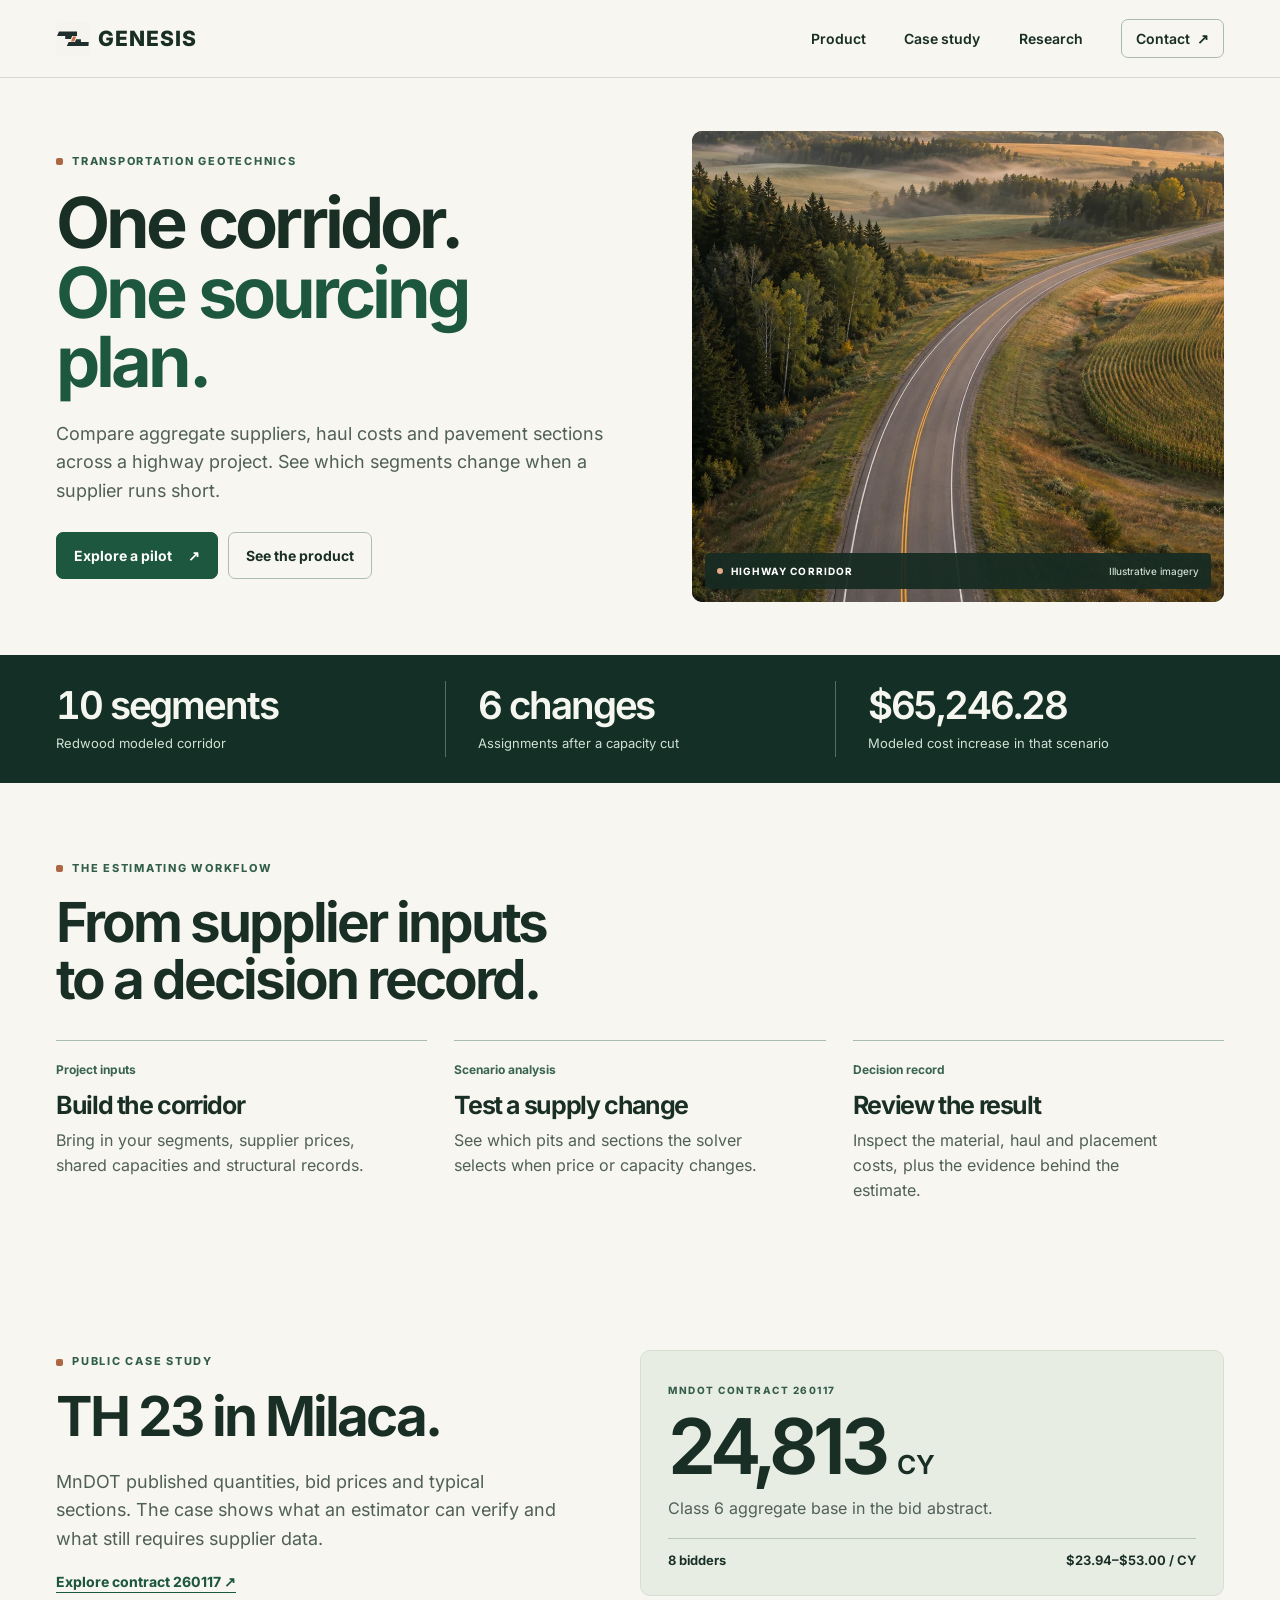
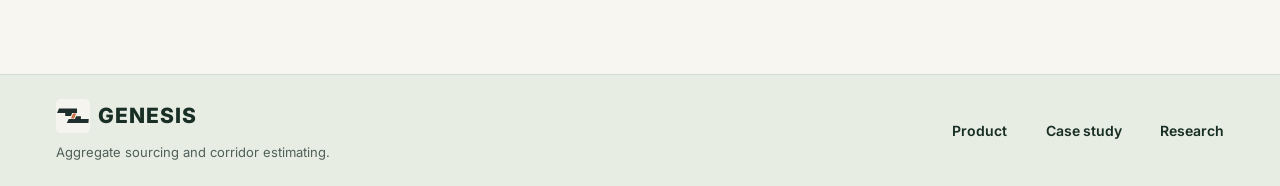
<file: Genesis/index.html>
<!doctype html>
<html lang="en"><head>
<meta charset="utf-8"><meta name="viewport" content="width=device-width, initial-scale=1">
<title>Genesis | Aggregate sourcing for highway projects</title><meta name="description" content="Compare aggregate sources, haul costs and supplier capacity across a highway corridor.">
<link rel="canonical" href="https://alpmms.github.io/Genesis/">
<meta property="og:title" content="Genesis | Aggregate sourcing for highway projects"><meta property="og:description" content="Compare aggregate sources, haul costs and supplier capacity across a highway corridor."><meta property="og:image" content="https://alpmms.github.io/Genesis/assets/corridor.webp">
<meta name="theme-color" content="#172d24"><link rel="icon" href="/Genesis/assets/favicon.svg" type="image/svg+xml">
<link rel="preload" href="/Genesis/assets/inter-latin-wght.woff2" as="font" type="font/woff2" crossorigin>
<link rel="stylesheet" href="/Genesis/assets/styles.css"><script src="/Genesis/assets/site.js" defer></script>
</head><body>
<a class="skip" href="#main">Skip to content</a>
<header class="header"><div class="wrap header-inner">
  <a class="brand" href="/Genesis/" aria-label="Genesis home"><img src="/Genesis/assets/favicon.svg" width="34" height="34" alt="">GENESIS</a>
  <button class="menu" type="button" aria-expanded="false" aria-controls="site-nav">Menu</button>
  <nav id="site-nav" aria-label="Main navigation"><a href="/Genesis/product/">Product</a><a href="/Genesis/case-study/">Case study</a><a href="/Genesis/research/">Research</a><a class="nav-cta" href="https://alpmms.github.io/#contact">Contact <span aria-hidden="true">↗</span></a></nav>
</div></header>
<main id="main">
<section class="hero wrap">
  <div class="hero-copy">
    <p class="eyebrow"><span></span> TRANSPORTATION GEOTECHNICS</p>
    <h1>One corridor.<br><em>One sourcing plan.</em></h1>
    <p class="lead">Compare aggregate suppliers, haul costs and pavement sections across a highway project. See which segments change when a supplier runs short.</p>
    <div class="actions"><a class="button" href="/Genesis/product/#pilot">Explore a pilot <span aria-hidden="true">↗</span></a><a class="button secondary" href="/Genesis/product/">See the product</a></div>
  </div>
  <figure class="hero-media"><img src="/Genesis/assets/corridor.webp" alt="Illustrative aerial view of a two-lane highway crossing fields and forest" fetchpriority="high" width="1536" height="1024">
    <figcaption><span></span> HIGHWAY CORRIDOR <small>Illustrative imagery</small></figcaption>
  </figure>
</section>
<section class="proof"><div class="wrap proof-grid">
  <div><strong>10 segments</strong><p>Redwood modeled corridor</p></div><div><strong>6 changes</strong><p>Assignments after a capacity cut</p></div><div><strong>$65,246.28</strong><p>Modeled cost increase in that scenario</p></div>
</div></section>
<section class="wrap section workflow">
  <div class="section-heading"><p class="eyebrow"><span></span> THE ESTIMATING WORKFLOW</p><h2>From supplier inputs<br>to a decision record.</h2></div>
  <div class="steps">
    <article><p class="step-label">Project inputs</p><h3>Build the corridor</h3><p>Bring in your segments, supplier prices, shared capacities and structural records.</p></article>
    <article><p class="step-label">Scenario analysis</p><h3>Test a supply change</h3><p>See which pits and sections the solver selects when price or capacity changes.</p></article>
    <article><p class="step-label">Decision record</p><h3>Review the result</h3><p>Inspect the material, haul and placement costs, plus the evidence behind the estimate.</p></article>
  </div>
</section>
<section class="wrap section feature"><div><p class="eyebrow"><span></span> PUBLIC CASE STUDY</p><h2>TH 23 in Milaca.</h2><p class="lead">MnDOT published quantities, bid prices and typical sections. The case shows what an estimator can verify and what still requires supplier data.</p><a class="text-link" href="/Genesis/case-study/">Explore contract 260117 <span aria-hidden="true">↗</span></a></div><div class="case-note"><span>MNDOT CONTRACT 260117</span><strong>24,813 <small>CY</small></strong><p>Class 6 aggregate base in the bid abstract.</p><div>8 bidders <span>$23.94–$53.00 / CY</span></div></div></section></main>
<footer class="footer"><div class="wrap footer-inner"><div><a class="brand" href="/Genesis/" aria-label="Genesis home"><img src="/Genesis/assets/favicon.svg" width="34" height="34" alt="">GENESIS</a><p>Aggregate sourcing and corridor estimating.</p></div><nav aria-label="Footer"><a href="/Genesis/product/">Product</a><a href="/Genesis/case-study/">Case study</a><a href="/Genesis/research/">Research</a></nav></div></footer>
</body></html>
</file>
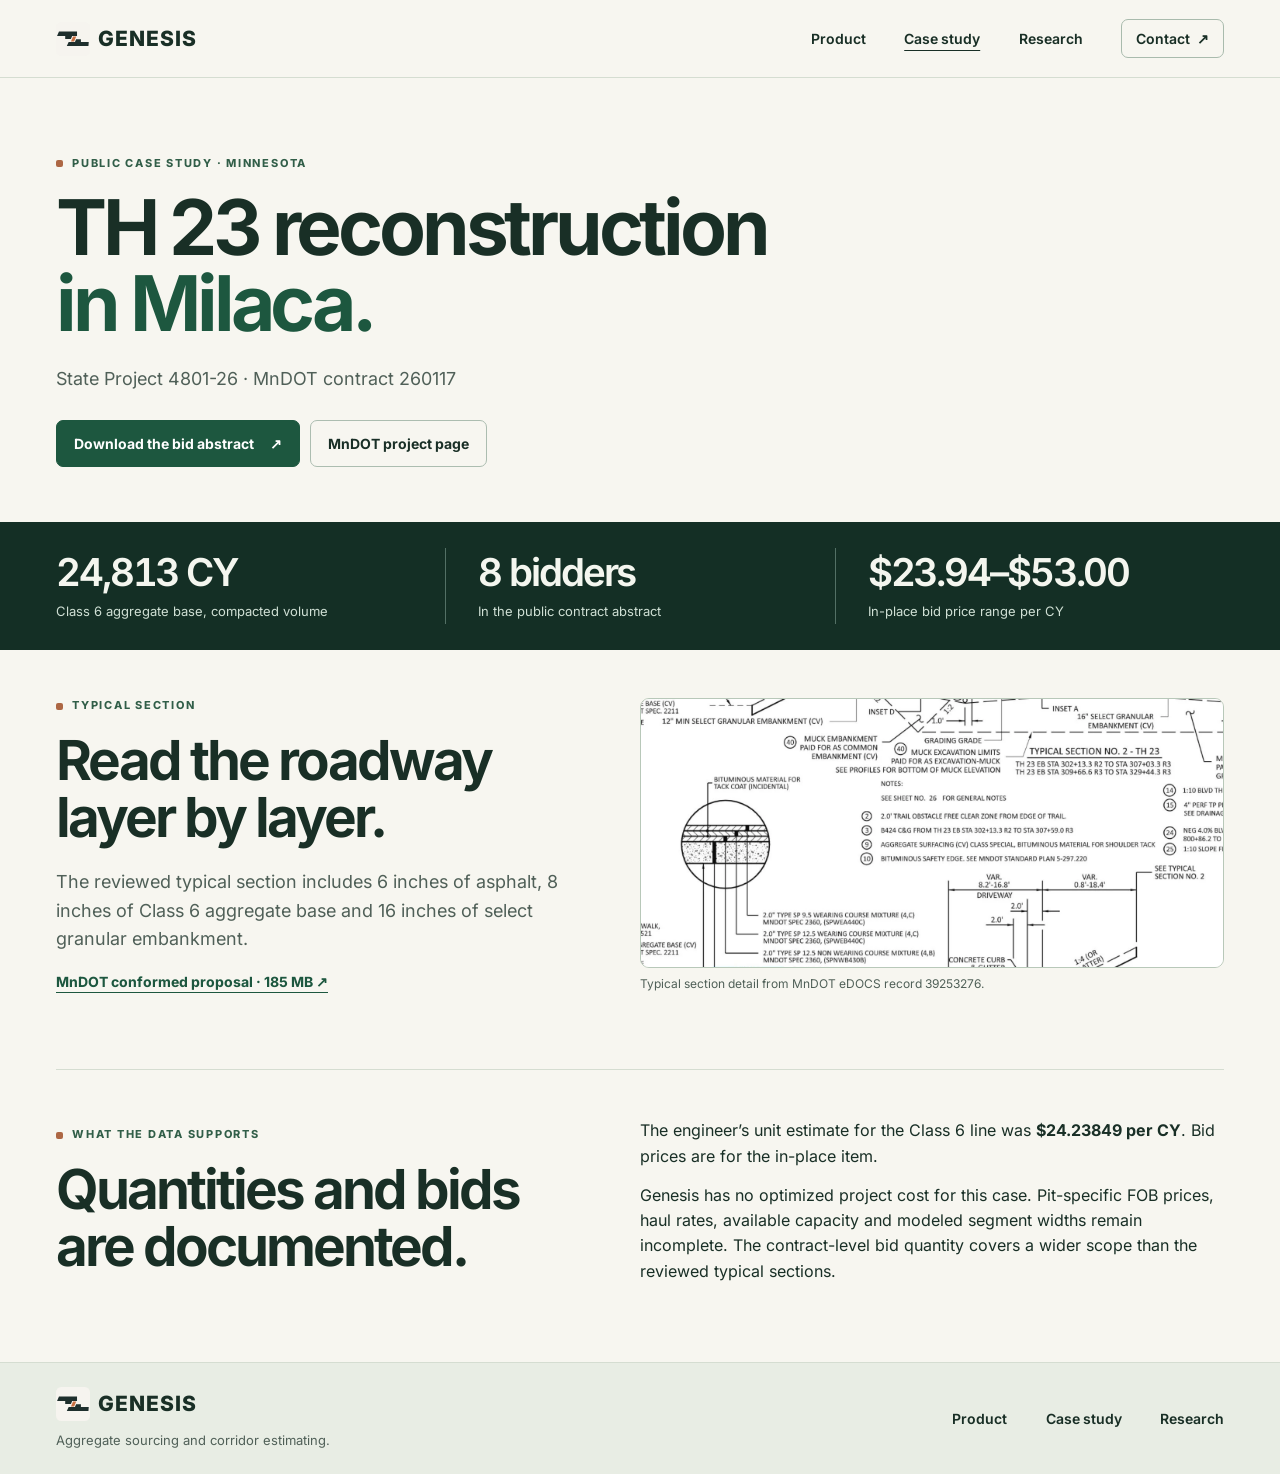
<file: Genesis/case-study/index.html>
<!doctype html>
<html lang="en"><head>
<meta charset="utf-8"><meta name="viewport" content="width=device-width, initial-scale=1">
<title>Milaca case study | Genesis</title><meta name="description" content="A public MnDOT case study for TH 23 in Milaca and the inputs still needed to price a sourcing plan.">
<link rel="canonical" href="https://alpmms.github.io/Genesis/case-study/">
<meta property="og:title" content="Milaca case study | Genesis"><meta property="og:description" content="A public MnDOT case study for TH 23 in Milaca and the inputs still needed to price a sourcing plan."><meta property="og:image" content="https://alpmms.github.io/Genesis/assets/corridor.webp">
<meta name="theme-color" content="#172d24"><link rel="icon" href="/Genesis/assets/favicon.svg" type="image/svg+xml">
<link rel="preload" href="/Genesis/assets/inter-latin-wght.woff2" as="font" type="font/woff2" crossorigin>
<link rel="stylesheet" href="/Genesis/assets/styles.css"><script src="/Genesis/assets/site.js" defer></script>
</head><body>
<a class="skip" href="#main">Skip to content</a>
<header class="header"><div class="wrap header-inner">
  <a class="brand" href="/Genesis/" aria-label="Genesis home"><img src="/Genesis/assets/favicon.svg" width="34" height="34" alt="">GENESIS</a>
  <button class="menu" type="button" aria-expanded="false" aria-controls="site-nav">Menu</button>
  <nav id="site-nav" aria-label="Main navigation"><a href="/Genesis/product/">Product</a><a href="/Genesis/case-study/" aria-current="page">Case study</a><a href="/Genesis/research/">Research</a><a class="nav-cta" href="https://alpmms.github.io/#contact">Contact <span aria-hidden="true">↗</span></a></nav>
</div></header>
<main id="main">
<section class="wrap section page-head"><p class="eyebrow"><span></span> PUBLIC CASE STUDY · MINNESOTA</p><h1>TH 23 reconstruction<br><em>in Milaca.</em></h1><p class="lead">State Project 4801-26 · MnDOT contract 260117</p><div class="actions"><a class="button" href="https://transport.dot.state.mn.us/PostLetting/abstractCSV.aspx?ContractId=260117">Download the bid abstract <span aria-hidden="true">↗</span></a><a class="button secondary" href="https://www.dot.state.mn.us/d3/projects/milaca/index.html">MnDOT project page</a></div></section>
<section class="proof"><div class="wrap proof-grid"><div><strong>24,813 CY</strong><p>Class 6 aggregate base, compacted volume</p></div><div><strong>8 bidders</strong><p>In the public contract abstract</p></div><div><strong>$23.94–$53.00</strong><p>In-place bid price range per CY</p></div></div></section>
<section class="wrap section feature"><div><p class="eyebrow"><span></span> TYPICAL SECTION</p><h2>Read the roadway<br>layer by layer.</h2><p class="lead">The reviewed typical section includes 6 inches of asphalt, 8 inches of Class 6 aggregate base and 16 inches of select granular embankment.</p><a class="text-link" href="https://edocs-public.dot.state.mn.us/edocs_public/DMResultSet/download?docId=39253276">MnDOT conformed proposal · 185 MB <span aria-hidden="true">↗</span></a></div><figure class="screen"><img src="/Genesis/assets/milaca-plan.webp" alt="Detail of the public MnDOT typical section drawing for Milaca" loading="lazy"><figcaption>Typical section detail from MnDOT eDOCS record 39253276.</figcaption></figure></section>
<section class="wrap section feature divider"><div><p class="eyebrow"><span></span> WHAT THE DATA SUPPORTS</p><h2>Quantities and bids<br>are documented.</h2></div><div class="body-copy"><p>The engineer’s unit estimate for the Class 6 line was <strong>$24.23849 per CY</strong>. Bid prices are for the in-place item.</p><p>Genesis has no optimized project cost for this case. Pit-specific FOB prices, haul rates, available capacity and modeled segment widths remain incomplete. The contract-level bid quantity covers a wider scope than the reviewed typical sections.</p></div></section></main>
<footer class="footer"><div class="wrap footer-inner"><div><a class="brand" href="/Genesis/" aria-label="Genesis home"><img src="/Genesis/assets/favicon.svg" width="34" height="34" alt="">GENESIS</a><p>Aggregate sourcing and corridor estimating.</p></div><nav aria-label="Footer"><a href="/Genesis/product/">Product</a><a href="/Genesis/case-study/">Case study</a><a href="/Genesis/research/">Research</a></nav></div></footer>
</body></html>
</file>
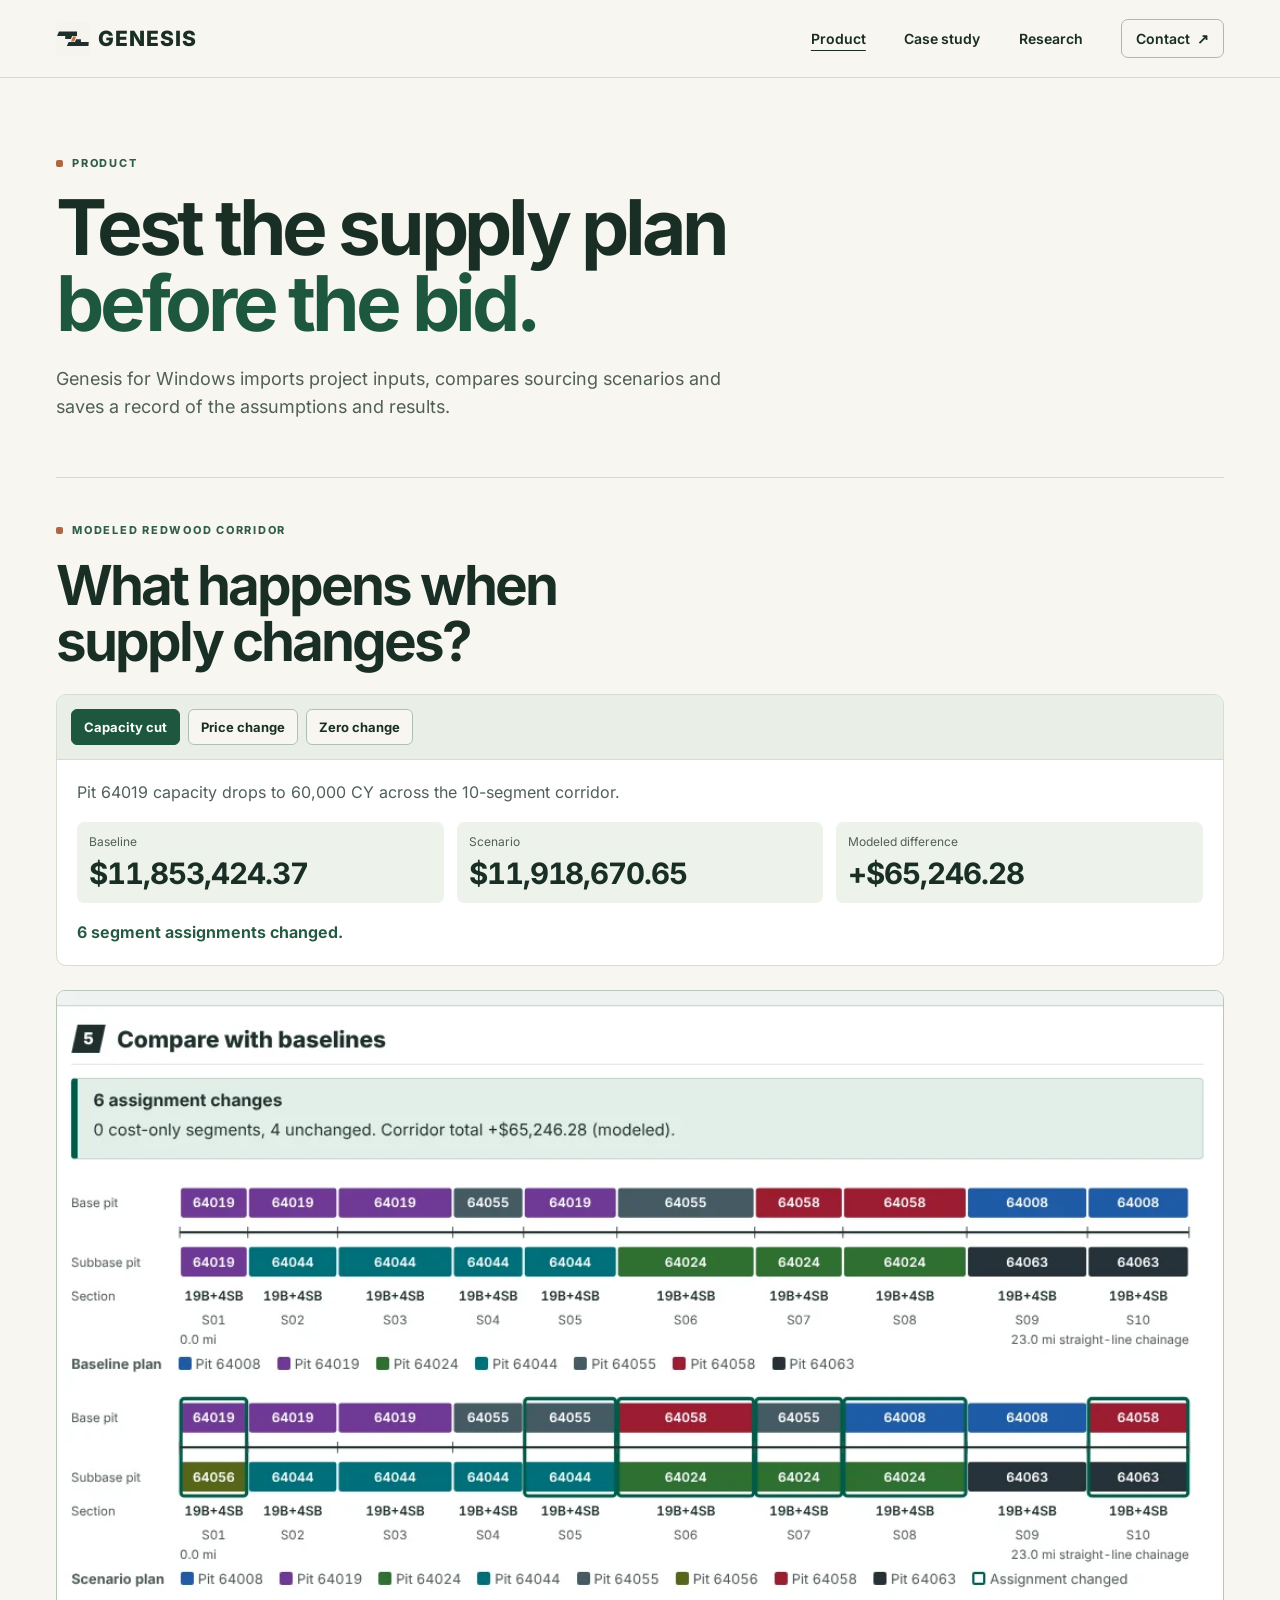
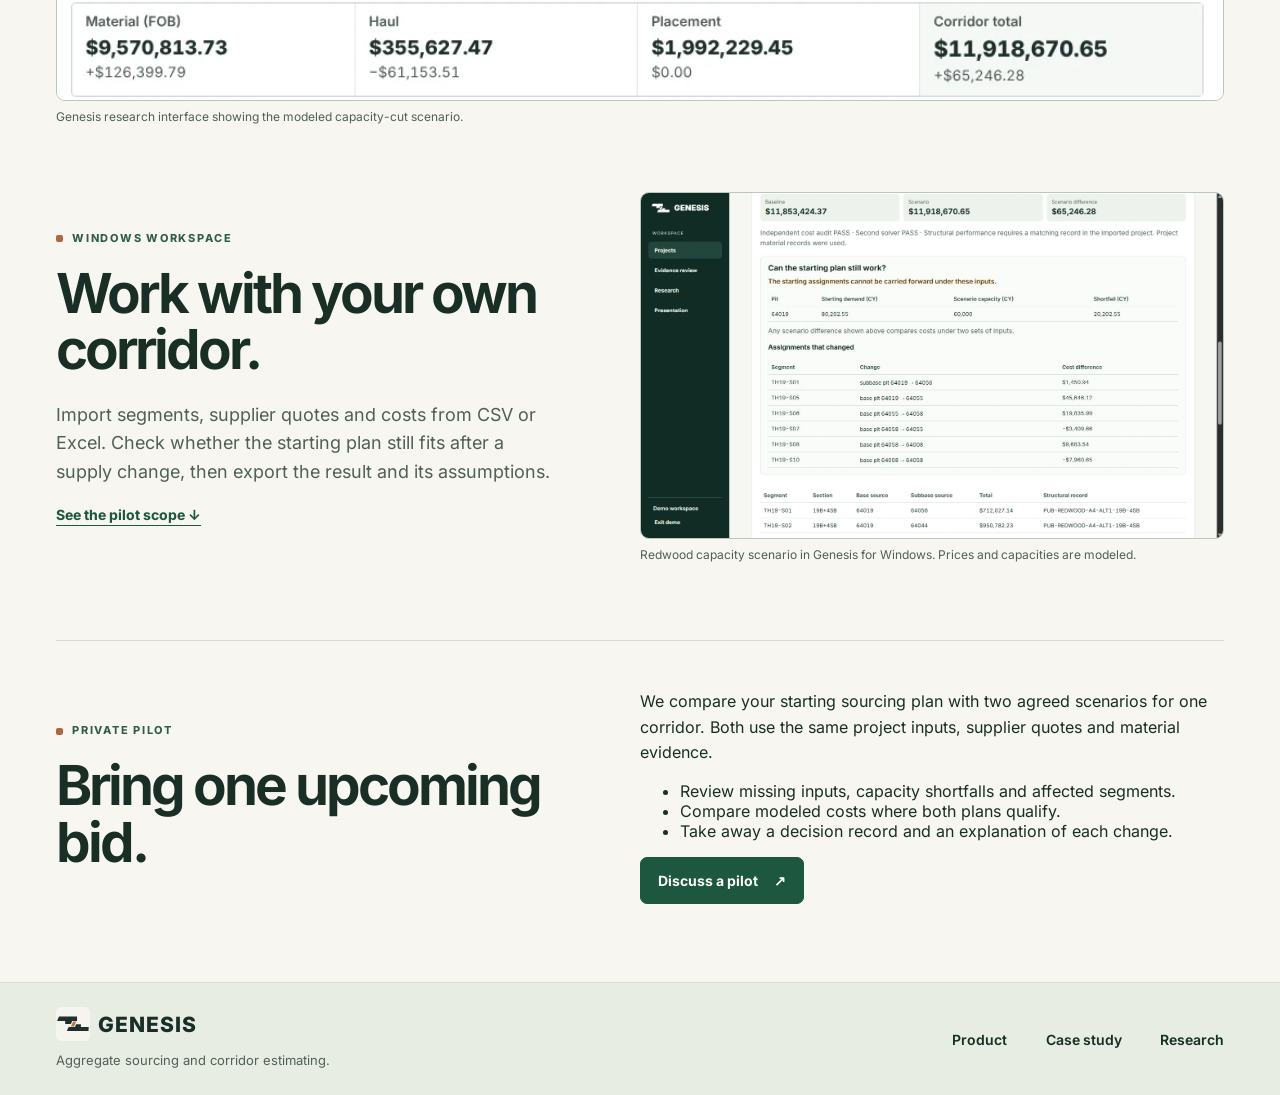
<file: Genesis/product/index.html>
<!doctype html>
<html lang="en"><head>
<meta charset="utf-8"><meta name="viewport" content="width=device-width, initial-scale=1">
<title>Product | Genesis</title><meta name="description" content="See the Genesis Windows workspace and explore modeled sourcing scenarios.">
<link rel="canonical" href="https://alpmms.github.io/Genesis/product/">
<meta property="og:title" content="Product | Genesis"><meta property="og:description" content="See the Genesis Windows workspace and explore modeled sourcing scenarios."><meta property="og:image" content="https://alpmms.github.io/Genesis/assets/corridor.webp">
<meta name="theme-color" content="#172d24"><link rel="icon" href="/Genesis/assets/favicon.svg" type="image/svg+xml">
<link rel="preload" href="/Genesis/assets/inter-latin-wght.woff2" as="font" type="font/woff2" crossorigin>
<link rel="stylesheet" href="/Genesis/assets/styles.css"><script src="/Genesis/assets/site.js" defer></script>
</head><body>
<a class="skip" href="#main">Skip to content</a>
<header class="header"><div class="wrap header-inner">
  <a class="brand" href="/Genesis/" aria-label="Genesis home"><img src="/Genesis/assets/favicon.svg" width="34" height="34" alt="">GENESIS</a>
  <button class="menu" type="button" aria-expanded="false" aria-controls="site-nav">Menu</button>
  <nav id="site-nav" aria-label="Main navigation"><a href="/Genesis/product/" aria-current="page">Product</a><a href="/Genesis/case-study/">Case study</a><a href="/Genesis/research/">Research</a><a class="nav-cta" href="https://alpmms.github.io/#contact">Contact <span aria-hidden="true">↗</span></a></nav>
</div></header>
<main id="main">
<section class="wrap section page-head"><p class="eyebrow"><span></span> PRODUCT</p><h1>Test the supply plan<br><em>before the bid.</em></h1><p class="lead">Genesis for Windows imports project inputs, compares sourcing scenarios and saves a record of the assumptions and results.</p></section>
<section class="wrap section product-demo"><div class="section-heading"><p class="eyebrow"><span></span> MODELED REDWOOD CORRIDOR</p><h2>What happens when<br>supply changes?</h2></div>
<div class="demo" aria-label="Published Redwood scenario results">
  <div class="demo-choices" role="group" aria-label="Choose a scenario"><button type="button" data-scenario="capacity" aria-pressed="true">Capacity cut</button><button type="button" data-scenario="price" aria-pressed="false">Price change</button><button type="button" data-scenario="zero" aria-pressed="false">Zero change</button></div>
  <div class="demo-body" aria-live="polite"><p id="scenario-summary">Pit 64019 capacity drops to 60,000 CY across the 10-segment corridor.</p><dl><div><dt>Baseline</dt><dd id="before">$11,853,424.37</dd></div><div><dt>Scenario</dt><dd id="after">$11,918,670.65</dd></div><div><dt>Modeled difference</dt><dd id="delta">+$65,246.28</dd></div></dl><p id="change" class="result">6 segment assignments changed.</p></div>
</div>
<figure class="screen"><img src="/Genesis/assets/compare.webp" alt="Genesis sourcing comparison showing the corridor segments and their assigned aggregate sources" loading="lazy"><figcaption>Genesis research interface showing the modeled capacity-cut scenario.</figcaption></figure>
</section>
<section class="wrap section feature"><div><p class="eyebrow"><span></span> WINDOWS WORKSPACE</p><h2>Work with your own corridor.</h2><p class="lead">Import segments, supplier quotes and costs from CSV or Excel. Check whether the starting plan still fits after a supply change, then export the result and its assumptions.</p><a class="text-link" href="#pilot">See the pilot scope <span aria-hidden="true">↓</span></a></div><figure class="screen"><img src="/Genesis/assets/shortfall.webp" alt="Genesis Windows showing a 20,202.55 cubic yard shortfall and six changed segment assignments" width="1424" height="845" loading="lazy"><figcaption>Redwood capacity scenario in Genesis for Windows. Prices and capacities are modeled.</figcaption></figure></section>
<section class="wrap section feature divider" id="pilot"><div><p class="eyebrow"><span></span> PRIVATE PILOT</p><h2>Bring one upcoming bid.</h2></div><div class="body-copy"><p>We compare your starting sourcing plan with two agreed scenarios for one corridor. Both use the same project inputs, supplier quotes and material evidence.</p><ul><li>Review missing inputs, capacity shortfalls and affected segments.</li><li>Compare modeled costs where both plans qualify.</li><li>Take away a decision record and an explanation of each change.</li></ul><a class="button" href="https://alpmms.github.io/#contact">Discuss a pilot <span aria-hidden="true">↗</span></a></div></section></main>
<footer class="footer"><div class="wrap footer-inner"><div><a class="brand" href="/Genesis/" aria-label="Genesis home"><img src="/Genesis/assets/favicon.svg" width="34" height="34" alt="">GENESIS</a><p>Aggregate sourcing and corridor estimating.</p></div><nav aria-label="Footer"><a href="/Genesis/product/">Product</a><a href="/Genesis/case-study/">Case study</a><a href="/Genesis/research/">Research</a></nav></div></footer>
</body></html>
</file>
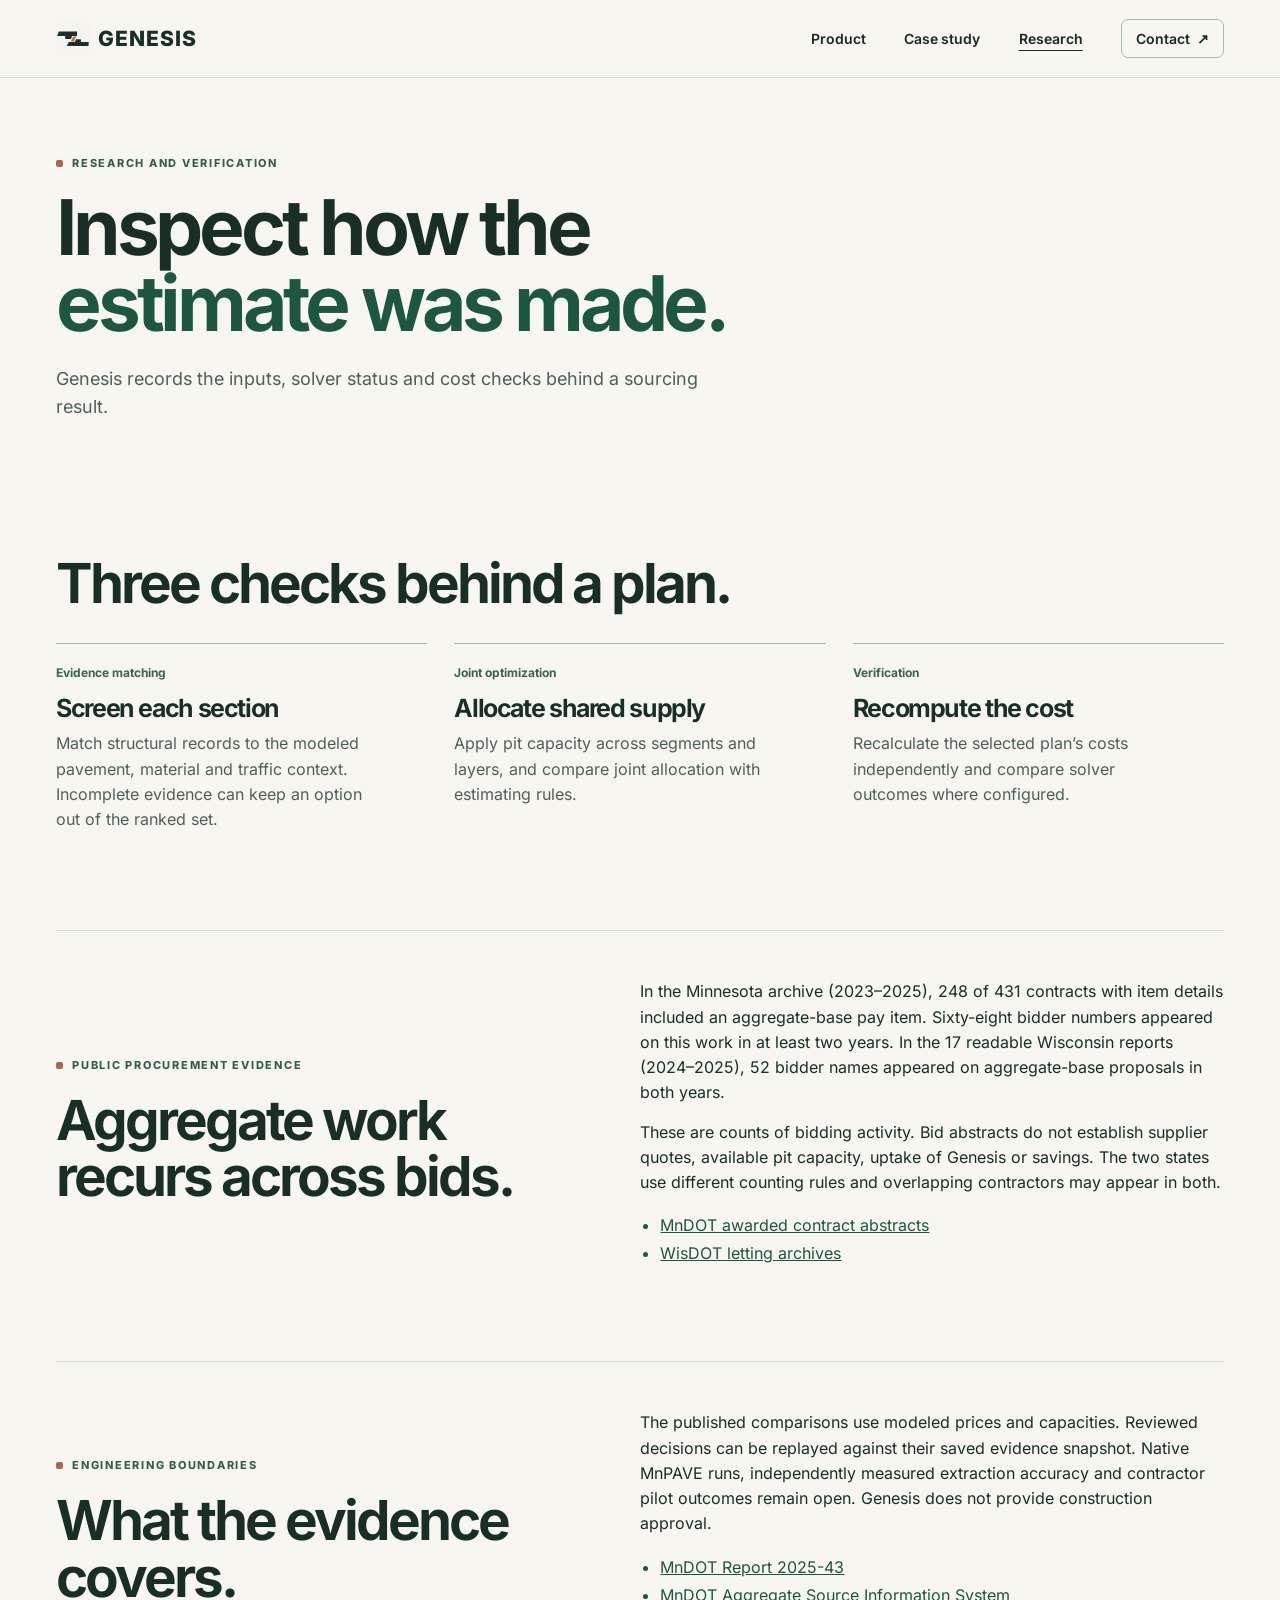
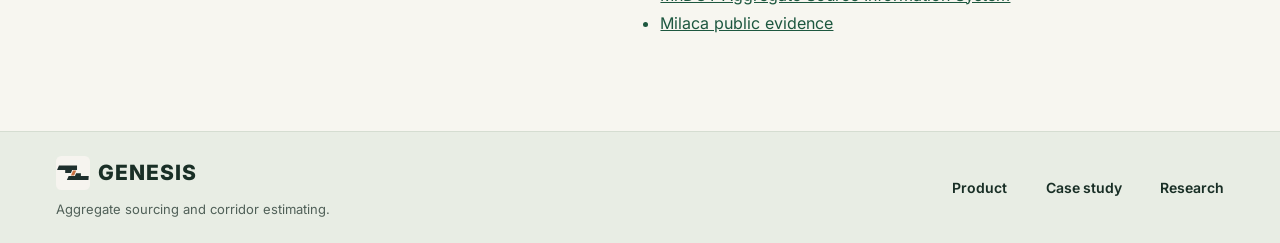
<file: Genesis/research/index.html>
<!doctype html>
<html lang="en"><head>
<meta charset="utf-8"><meta name="viewport" content="width=device-width, initial-scale=1">
<title>Research | Genesis</title><meta name="description" content="Genesis verification methods, published evidence and research boundaries.">
<link rel="canonical" href="https://alpmms.github.io/Genesis/research/">
<meta property="og:title" content="Research | Genesis"><meta property="og:description" content="Genesis verification methods, published evidence and research boundaries."><meta property="og:image" content="https://alpmms.github.io/Genesis/assets/corridor.webp">
<meta name="theme-color" content="#172d24"><link rel="icon" href="/Genesis/assets/favicon.svg" type="image/svg+xml">
<link rel="preload" href="/Genesis/assets/inter-latin-wght.woff2" as="font" type="font/woff2" crossorigin>
<link rel="stylesheet" href="/Genesis/assets/styles.css"><script src="/Genesis/assets/site.js" defer></script>
</head><body>
<a class="skip" href="#main">Skip to content</a>
<header class="header"><div class="wrap header-inner">
  <a class="brand" href="/Genesis/" aria-label="Genesis home"><img src="/Genesis/assets/favicon.svg" width="34" height="34" alt="">GENESIS</a>
  <button class="menu" type="button" aria-expanded="false" aria-controls="site-nav">Menu</button>
  <nav id="site-nav" aria-label="Main navigation"><a href="/Genesis/product/">Product</a><a href="/Genesis/case-study/">Case study</a><a href="/Genesis/research/" aria-current="page">Research</a><a class="nav-cta" href="https://alpmms.github.io/#contact">Contact <span aria-hidden="true">↗</span></a></nav>
</div></header>
<main id="main">
<section class="wrap section page-head"><p class="eyebrow"><span></span> RESEARCH AND VERIFICATION</p><h1>Inspect how the<br><em>estimate was made.</em></h1><p class="lead">Genesis records the inputs, solver status and cost checks behind a sourcing result.</p></section>
<section class="wrap section workflow"><div class="section-heading"><h2>Three checks behind a plan.</h2></div><div class="steps"><article><p class="step-label">Evidence matching</p><h3>Screen each section</h3><p>Match structural records to the modeled pavement, material and traffic context. Incomplete evidence can keep an option out of the ranked set.</p></article><article><p class="step-label">Joint optimization</p><h3>Allocate shared supply</h3><p>Apply pit capacity across segments and layers, and compare joint allocation with estimating rules.</p></article><article><p class="step-label">Verification</p><h3>Recompute the cost</h3><p>Recalculate the selected plan’s costs independently and compare solver outcomes where configured.</p></article></div></section>
<section class="wrap section feature divider"><div><p class="eyebrow"><span></span> PUBLIC PROCUREMENT EVIDENCE</p><h2>Aggregate work recurs across bids.</h2></div><div class="body-copy"><p>In the Minnesota archive (2023–2025), 248 of 431 contracts with item details included an aggregate-base pay item. Sixty-eight bidder numbers appeared on this work in at least two years. In the 17 readable Wisconsin reports (2024–2025), 52 bidder names appeared on aggregate-base proposals in both years.</p><p>These are counts of bidding activity. Bid abstracts do not establish supplier quotes, available pit capacity, uptake of Genesis or savings. The two states use different counting rules and overlapping contractors may appear in both.</p><ul class="sources"><li><a href="https://www.dot.state.mn.us/bidlet/abstract.html">MnDOT awarded contract abstracts</a></li><li><a href="https://www.wisconsindot.gov/Pages/doing-bus/contractors/hcci/bid-let.aspx">WisDOT letting archives</a></li></ul></div></section>
<section class="wrap section feature divider"><div><p class="eyebrow"><span></span> ENGINEERING BOUNDARIES</p><h2>What the evidence covers.</h2></div><div class="body-copy"><p>The published comparisons use modeled prices and capacities. Reviewed decisions can be replayed against their saved evidence snapshot. Native MnPAVE runs, independently measured extraction accuracy and contractor pilot outcomes remain open. Genesis does not provide construction approval.</p><ul class="sources"><li><a href="https://rosap.ntl.bts.gov/view/dot/88358">MnDOT Report 2025-43</a></li><li><a href="https://www.dot.state.mn.us/materials/asis_GE.html">MnDOT Aggregate Source Information System</a></li><li><a href="/Genesis/case-study/">Milaca public evidence</a></li></ul></div></section></main>
<footer class="footer"><div class="wrap footer-inner"><div><a class="brand" href="/Genesis/" aria-label="Genesis home"><img src="/Genesis/assets/favicon.svg" width="34" height="34" alt="">GENESIS</a><p>Aggregate sourcing and corridor estimating.</p></div><nav aria-label="Footer"><a href="/Genesis/product/">Product</a><a href="/Genesis/case-study/">Case study</a><a href="/Genesis/research/">Research</a></nav></div></footer>
</body></html>
</file>
<file: Genesis/assets/styles.css>
@font-face{font-family:Inter;src:url(inter-latin-wght.woff2) format("woff2");font-weight:100 900;font-display:swap}
:root{color:#192f26;background:#f7f6f0;font-family:Inter,"Segoe UI",sans-serif;--paper:#f7f6f0;--ink:#192f26;--quiet:#506058;--green:#1d573f;--deep:#142f25;--line:#d5ddd1;--copper:#ad6744}
*{box-sizing:border-box}body{margin:0}a{color:inherit}button{font:inherit}button,a{-webkit-tap-highlight-color:transparent}a:focus-visible,button:focus-visible{outline:3px solid #b25935;outline-offset:5px}img{max-width:100%;display:block;height:auto}h1,h2,h3,p,figure,dl,dd{margin:0}p{line-height:1.58}h1,h2,h3{letter-spacing:-.055em}h1{font-size:clamp(46px,6vw,104px);line-height:.99;font-weight:680}h2{font-size:clamp(35px,4.3vw,62px);line-height:1.03;font-weight:670}h3{font-size:25px;font-weight:680;line-height:1.12}em{color:var(--green);font-style:normal}.wrap{width:min(1370px,calc(100% - 112px));margin-inline:auto}.section{padding-block:78px}.skip{position:fixed;top:8px;left:8px;transform:translateY(-150%);z-index:5;background:white;padding:10px}.skip:focus{transform:none}
.header{border-bottom:1px solid var(--line)}.header-inner{min-height:77px;display:flex;align-items:center;justify-content:space-between;gap:20px}.brand{display:inline-flex;align-items:center;gap:8px;font-size:21px;font-weight:820;letter-spacing:.045em;text-decoration:none}.header nav,.footer nav{display:flex;align-items:center;gap:clamp(18px,3vw,40px)}.header nav a,.footer nav a{text-decoration:none;font-size:14px;font-weight:620}.header nav a[aria-current=page],.header nav a:hover,.footer nav a:hover{text-decoration:underline;text-underline-offset:6px}.nav-cta{border:1px solid #a9bbad;padding:10px 14px;border-radius:7px}.nav-cta span{margin-left:4px}.menu{display:none}
.hero{display:grid;grid-template-columns:1fr .93fr;align-items:center;gap:clamp(25px,5vw,90px);min-height:570px;padding-block:53px}.eyebrow{color:#315e48;display:flex;align-items:center;gap:9px;font-size:11px;line-height:1.45;letter-spacing:.16em;font-weight:760;margin-bottom:18px}.eyebrow span{width:7px;height:7px;background:var(--copper);border-radius:2px;flex:none}.hero-copy h1{font-size:clamp(50px,5.5vw,94px)}.lead{font-size:clamp(16px,1.4vw,20px);color:var(--quiet);max-width:550px;margin-top:23px;line-height:1.58}.actions{display:flex;flex-wrap:wrap;gap:10px;margin-top:27px}.button{background:var(--green);border:1px solid var(--green);color:white;display:inline-flex;align-items:center;gap:16px;padding:13px 17px;border-radius:7px;font-size:14px;font-weight:700;text-decoration:none;min-height:47px}.button:hover{background:#153e2e}.button.secondary{background:transparent;color:var(--ink);border-color:#acbdb0}.button.secondary:hover{background:#e7ede5}.hero-media{position:relative;border-radius:10px;overflow:hidden;aspect-ratio:1.13;background:#284536}.hero-media img{width:100%;height:100%;object-fit:cover;object-position:55% 50%}.hero-media figcaption{position:absolute;bottom:13px;left:13px;right:13px;display:flex;align-items:center;gap:8px;color:#fff;background:#172b23ef;padding:12px;border-radius:5px;font-size:10px;letter-spacing:.115em;font-weight:740}.hero-media figcaption span{height:6px;width:6px;border-radius:50%;background:#e4aa87}.hero-media small{font-size:10px;letter-spacing:normal;margin-left:auto;font-weight:450;color:#d9e5dc}
.proof{background:var(--deep);color:#f4f6ef}.proof-grid{display:grid;grid-template-columns:repeat(3,minmax(0,1fr));padding-block:26px}.proof-grid>div{padding:3px clamp(12px,3vw,32px);border-left:1px solid #537065}.proof-grid>div:first-child{padding-left:0;border-left:0}.proof strong{font-size:clamp(23px,3vw,43px);letter-spacing:-.055em;line-height:1.1;font-weight:620;font-variant-numeric:tabular-nums}.proof p{color:#d0e0d5;font-size:13px;margin-top:7px}
.workflow .section-heading{margin-bottom:32px}.steps{display:grid;grid-template-columns:repeat(3,minmax(0,1fr));gap:27px}.steps article{border-top:1px solid #aabcae;padding:20px 0}.step-label{font-size:12px;color:#396450;font-weight:700;margin-bottom:11px}.steps article>p:last-child{color:var(--quiet);margin-top:9px;max-width:315px}
.feature{display:grid;grid-template-columns:minmax(0,.87fr) minmax(0,1fr);gap:clamp(25px,6vw,95px);align-items:center;padding-top:48px}.divider{border-top:1px solid var(--line)}.case-note{padding:27px;background:#e8ede3;border:1px solid #d5dfd0;border-radius:10px}.case-note>span{font-size:10px;color:#355e49;letter-spacing:.15em;font-weight:770}.case-note strong{display:block;font-size:clamp(44px,6vw,90px);font-weight:640;letter-spacing:-.075em;margin-top:8px;line-height:1.08}.case-note small{font-size:.34em;letter-spacing:0}.case-note p{color:var(--quiet);margin-top:7px}.case-note div{border-top:1px solid #b8c8b9;margin-top:17px;padding-top:13px;display:flex;justify-content:space-between;gap:8px;font-size:13px;font-weight:670}.text-link{display:inline-block;margin-top:20px;color:var(--green);font-size:14px;font-weight:730;text-underline-offset:5px}
.page-head{padding-top:78px;padding-bottom:55px}.page-head .lead{max-width:670px}.product-demo{border-top:1px solid var(--line);padding-top:45px;padding-bottom:20px}.product-demo .section-heading{margin-bottom:24px}.demo{background:white;border:1px solid var(--line);border-radius:10px;overflow:hidden;margin-bottom:24px}.demo-choices{display:flex;flex-wrap:wrap;gap:8px;padding:14px;background:#e9eee6;border-bottom:1px solid var(--line)}.demo-choices button{border:1px solid #afc0b2;background:var(--paper);border-radius:6px;color:var(--ink);cursor:pointer;padding:9px 12px;font-size:13px;font-weight:700}.demo-choices button[aria-pressed=true]{color:white;background:var(--green);border-color:var(--green)}.demo-body{padding:20px}.demo-body>p{color:var(--quiet)}.demo-body dl{display:grid;grid-template-columns:repeat(3,minmax(0,1fr));gap:13px;margin:17px 0}.demo-body dl>div{padding:12px;background:#edf2ea;border-radius:7px}.demo-body dt{font-size:12px;color:var(--quiet);margin-bottom:6px}.demo-body dd{font-size:clamp(17px,2.3vw,31px);font-weight:710;letter-spacing:-.035em;font-variant-numeric:tabular-nums}.demo-body .result{color:#245a42;font-weight:670}.screen img{width:100%;border:1px solid #b8c8b9;border-radius:9px;background:#e9eee6}.screen figcaption{font-size:12px;color:var(--quiet);margin-top:8px}.body-copy p+p{margin-top:14px}.sources{padding-left:20px;line-height:1.75;color:var(--green)}
.footer{background:#e8ede4;border-top:1px solid var(--line);padding-block:24px}.footer-inner{display:flex;justify-content:space-between;align-items:center;gap:15px}.footer p{font-size:13px;color:var(--quiet);margin-top:5px}
@media(max-width:1000px){.wrap{width:calc(100% - 56px)}.hero{min-height:0}.hero-copy h1{font-size:clamp(42px,6.1vw,65px)}.section{padding-block:49px}.feature{gap:30px}}
@media(max-width:720px){.wrap{width:calc(100% - 34px)}.header-inner{min-height:64px;position:relative}.menu{display:block;background:transparent;border:1px solid #9db3a4;border-radius:6px;padding:8px 11px;color:var(--ink);cursor:pointer}.header nav{display:none;position:absolute;z-index:3;top:calc(100% + 1px);right:0;left:0;align-items:stretch;gap:0;background:var(--paper);border:1px solid var(--line);border-radius:0 0 8px 8px;padding:6px}.header nav[data-open=true]{display:grid}.header nav a{padding:11px}.header .nav-cta{border:0}.hero,.feature{grid-template-columns:1fr}.hero{padding-block:38px;gap:27px}.hero-copy h1{font-size:clamp(42px,9vw,66px)}.hero-media{aspect-ratio:1.38}.steps{grid-template-columns:1fr;gap:0}.proof-grid{gap:13px;grid-template-columns:1fr;padding-block:19px}.proof-grid>div,.proof-grid>div:first-child{padding:0 0 0 10px;border-left:1px solid #537065}.proof p{margin-top:3px}.demo-body dl{grid-template-columns:1fr}.footer-inner{align-items:flex-start;flex-direction:column}.footer nav{flex-wrap:wrap;gap:13px}.section{padding-block:37px}.page-head h1{font-size:clamp(40px,8.6vw,68px)}.lead{margin-top:16px}}
</file>
